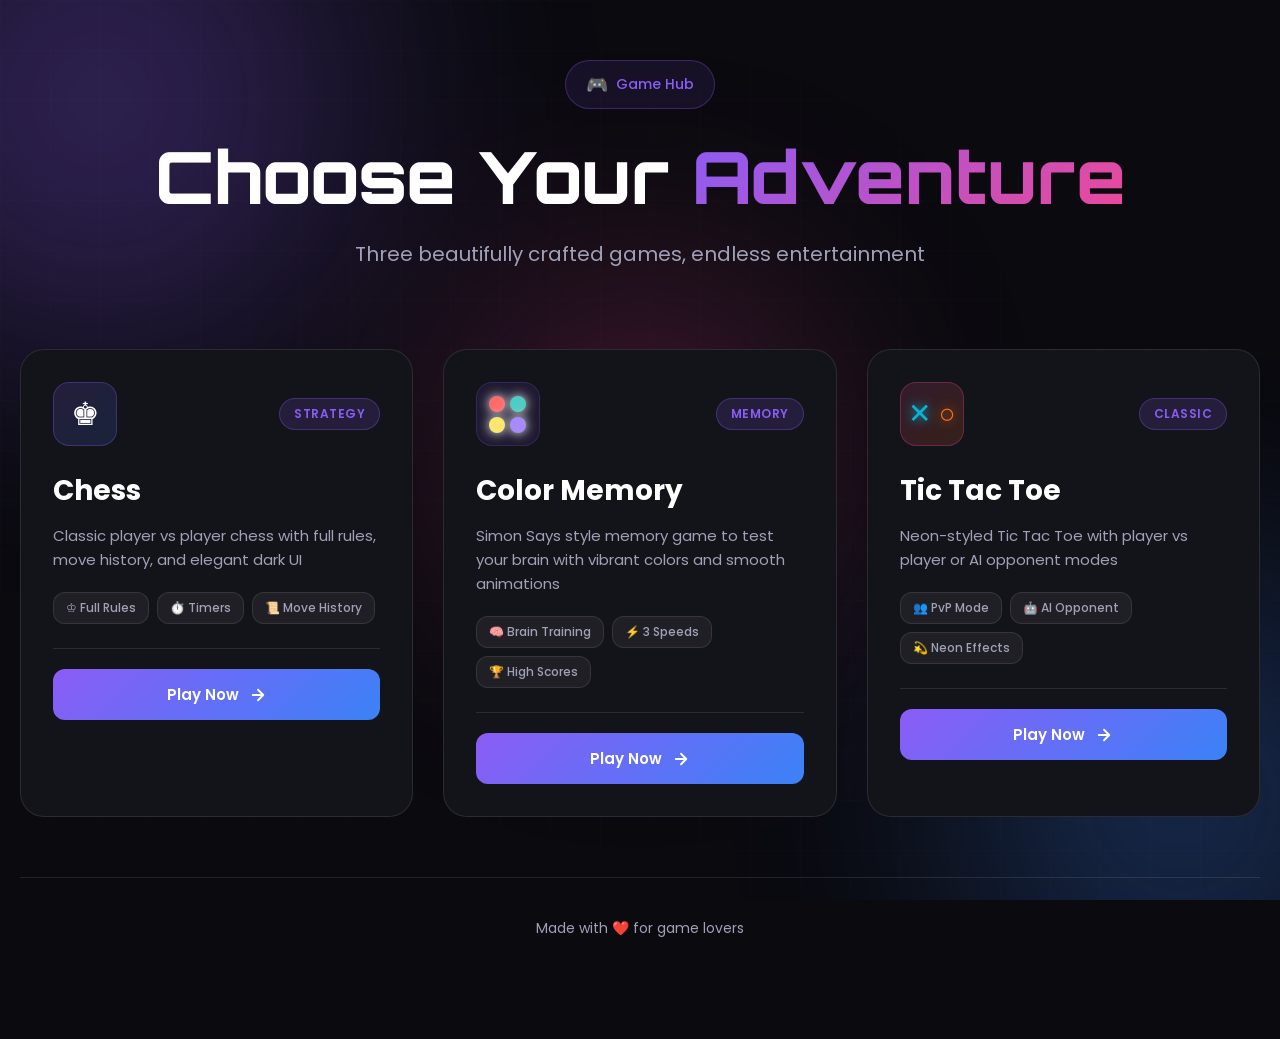
<file: index.html>
<!DOCTYPE html>
<html lang="en">
<head>
    <meta charset="UTF-8">
    <meta name="viewport" content="width=device-width, initial-scale=1.0">
    <title>Game Hub — Play Your Favorite Games</title>
    <meta name="description" content="A collection of beautifully crafted games - Chess, Color Memory, and Tic Tac Toe">
    <link rel="preconnect" href="https://fonts.googleapis.com">
    <link rel="preconnect" href="https://fonts.gstatic.com" crossorigin>
    <link href="https://fonts.googleapis.com/css2?family=Poppins:wght@300;400;500;600;700;800;900&family=Orbitron:wght@600;700;800&display=swap" rel="stylesheet">
    <link rel="stylesheet" href="styles.css">
</head>
<body>
    <div class="background-effects">
        <div class="gradient-orb orb-1"></div>
        <div class="gradient-orb orb-2"></div>
        <div class="gradient-orb orb-3"></div>
        <div class="grid-overlay"></div>
    </div>

    <div class="container">
        <header class="hero">
            <div class="hero-badge">
                <span class="badge-icon">🎮</span>
                <span class="badge-text">Game Hub</span>
            </div>
            <h1 class="hero-title">
                Choose Your <span class="gradient-text">Adventure</span>
            </h1>
            <p class="hero-subtitle">
                Three beautifully crafted games, endless entertainment
            </p>
        </header>

        <main class="games-grid">
            <!-- Chess Card -->
            <div class="game-card chess-card" onclick="playGame('chess')">
                <div class="card-glow"></div>
                <div class="card-header">
                    <div class="game-icon chess-icon">♚</div>
                    <div class="game-badge">Strategy</div>
                </div>
                <div class="card-content">
                    <h2 class="game-title">Chess</h2>
                    <p class="game-description">
                        Classic player vs player chess with full rules, move history, and elegant dark UI
                    </p>
                    <div class="game-features">
                        <span class="feature-tag">♔ Full Rules</span>
                        <span class="feature-tag">⏱️ Timers</span>
                        <span class="feature-tag">📜 Move History</span>
                    </div>
                </div>
                <div class="card-footer">
                    <button class="play-btn">
                        <span>Play Now</span>
                        <svg width="18" height="18" viewBox="0 0 24 24" fill="none" stroke="currentColor" stroke-width="2.5" stroke-linecap="round" stroke-linejoin="round">
                            <path d="M5 12h14M12 5l7 7-7 7"/>
                        </svg>
                    </button>
                </div>
            </div>

            <!-- Color Memory Card -->
            <div class="game-card memory-card" onclick="playGame('colormem')">
                <div class="card-glow"></div>
                <div class="card-header">
                    <div class="game-icon memory-icon">
                        <span class="color-dot" style="background: #FF6B6B;"></span>
                        <span class="color-dot" style="background: #4ECDC4;"></span>
                        <span class="color-dot" style="background: #FFE66D;"></span>
                        <span class="color-dot" style="background: #A78BFA;"></span>
                    </div>
                    <div class="game-badge">Memory</div>
                </div>
                <div class="card-content">
                    <h2 class="game-title">Color Memory</h2>
                    <p class="game-description">
                        Simon Says style memory game to test your brain with vibrant colors and smooth animations
                    </p>
                    <div class="game-features">
                        <span class="feature-tag">🧠 Brain Training</span>
                        <span class="feature-tag">⚡ 3 Speeds</span>
                        <span class="feature-tag">🏆 High Scores</span>
                    </div>
                </div>
                <div class="card-footer">
                    <button class="play-btn">
                        <span>Play Now</span>
                        <svg width="18" height="18" viewBox="0 0 24 24" fill="none" stroke="currentColor" stroke-width="2.5" stroke-linecap="round" stroke-linejoin="round">
                            <path d="M5 12h14M12 5l7 7-7 7"/>
                        </svg>
                    </button>
                </div>
            </div>

            <!-- Tic Tac Toe Card -->
            <div class="game-card tictactoe-card" onclick="playGame('tictactoe')">
                <div class="card-glow"></div>
                <div class="card-header">
                    <div class="game-icon tictactoe-icon">
                        <span class="ttt-x">✕</span>
                        <span class="ttt-o">○</span>
                    </div>
                    <div class="game-badge">Classic</div>
                </div>
                <div class="card-content">
                    <h2 class="game-title">Tic Tac Toe</h2>
                    <p class="game-description">
                        Neon-styled Tic Tac Toe with player vs player or AI opponent modes
                    </p>
                    <div class="game-features">
                        <span class="feature-tag">👥 PvP Mode</span>
                        <span class="feature-tag">🤖 AI Opponent</span>
                        <span class="feature-tag">💫 Neon Effects</span>
                    </div>
                </div>
                <div class="card-footer">
                    <button class="play-btn">
                        <span>Play Now</span>
                        <svg width="18" height="18" viewBox="0 0 24 24" fill="none" stroke="currentColor" stroke-width="2.5" stroke-linecap="round" stroke-linejoin="round">
                            <path d="M5 12h14M12 5l7 7-7 7"/>
                        </svg>
                    </button>
                </div>
            </div>
        </main>

        <footer class="footer">
            <p class="footer-text">
                Made with <span class="heart">❤️</span> for game lovers
            </p>
        </footer>
    </div>

    <script src="script.js"></script>
</body>
</html>
</file>
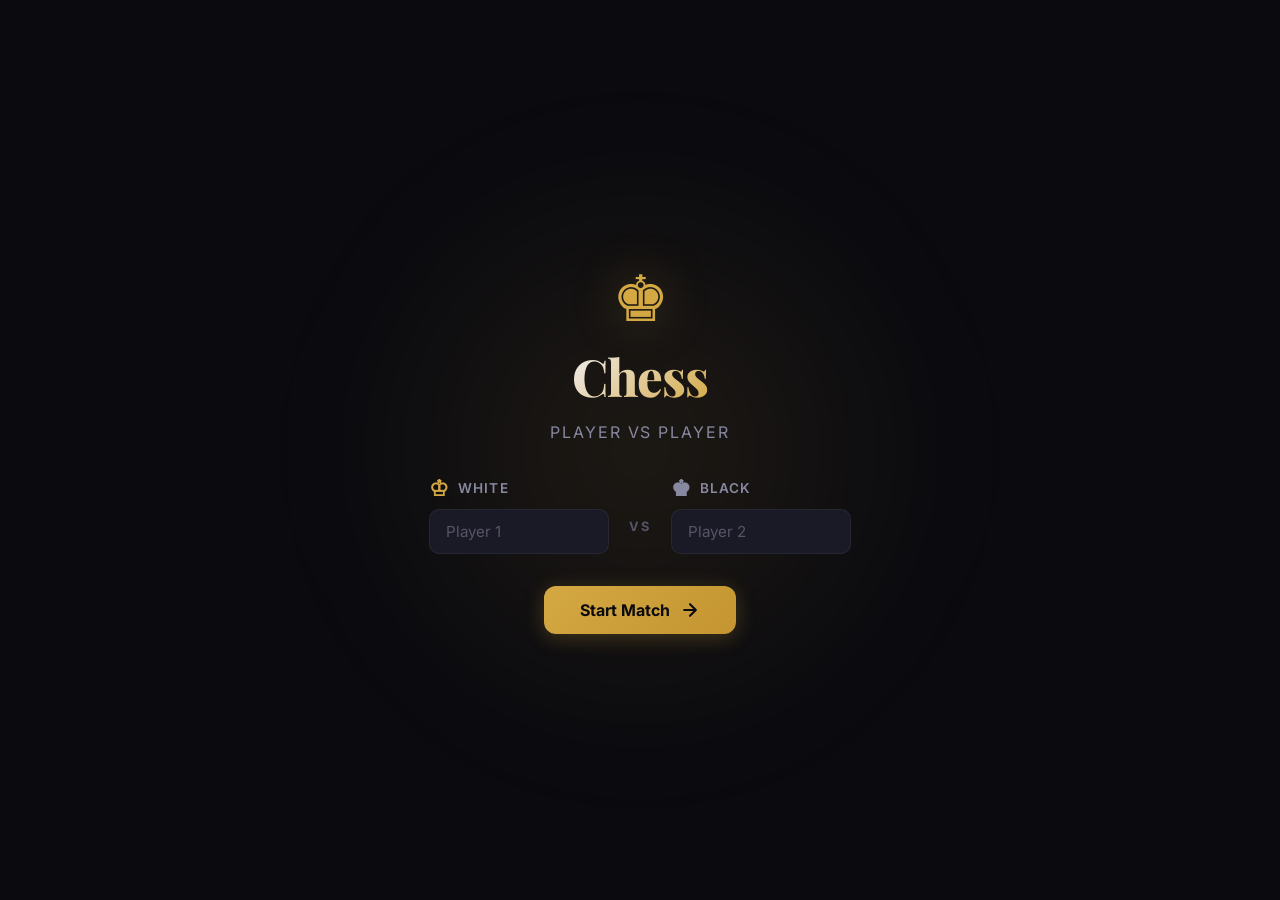
<file: chess/chess.html>
<!DOCTYPE html>
<html lang="en">
<head>
    <meta charset="UTF-8">
    <meta name="viewport" content="width=device-width, initial-scale=1.0">
    <title>Chess — Player vs Player</title>
    <meta name="description" content="A beautifully crafted player vs player chess game with full rules, animations, and a premium dark UI.">
    <link rel="preconnect" href="https://fonts.googleapis.com">
    <link rel="preconnect" href="https://fonts.gstatic.com" crossorigin>
    <link href="https://fonts.googleapis.com/css2?family=Inter:wght@300;400;500;600;700;800&family=Playfair+Display:wght@700;800&display=swap" rel="stylesheet">
    <link rel="stylesheet" href="chess.css">
</head>
<body>
    <!-- Landing / Start Screen -->
    <div id="start-screen" class="screen active">
        <div class="start-bg-glow"></div>
        <div class="start-content">
            <div class="logo-icon">♚</div>
            <h1 class="start-title">Chess</h1>
            <p class="start-subtitle">Player vs Player</p>
            <div class="player-inputs">
                <div class="player-input-group">
                    <label for="player1-name">
                        <span class="piece-label">♔</span> White
                    </label>
                    <input type="text" id="player1-name" placeholder="Player 1" maxlength="16" autocomplete="off">
                </div>
                <div class="vs-divider">VS</div>
                <div class="player-input-group">
                    <label for="player2-name">
                        <span class="piece-label dark-piece">♚</span> Black
                    </label>
                    <input type="text" id="player2-name" placeholder="Player 2" maxlength="16" autocomplete="off">
                </div>
            </div>
            <button id="start-btn" class="btn-primary" onclick="startGame()">
                <span>Start Match</span>
                <svg width="20" height="20" viewBox="0 0 24 24" fill="none" stroke="currentColor" stroke-width="2.5" stroke-linecap="round" stroke-linejoin="round"><path d="M5 12h14M12 5l7 7-7 7"/></svg>
            </button>
        </div>
    </div>

    <!-- Game Screen -->
    <div id="game-screen" class="screen">
        <header class="game-header">
            <div class="header-left">
                <button id="back-btn" class="icon-btn" onclick="goBack()" title="Back to menu">
                    <svg width="20" height="20" viewBox="0 0 24 24" fill="none" stroke="currentColor" stroke-width="2.5" stroke-linecap="round" stroke-linejoin="round"><path d="M19 12H5M12 19l-7-7 7-7"/></svg>
                </button>
                <h2 class="header-title">Chess</h2>
            </div>
            <div class="header-right">
                <button id="takeback-btn" class="icon-btn" onclick="takeBack()" title="Take back move">
                    <svg width="18" height="18" viewBox="0 0 24 24" fill="none" stroke="currentColor" stroke-width="2.5" stroke-linecap="round" stroke-linejoin="round"><polyline points="1 4 1 10 7 10"/><path d="M3.51 15a9 9 0 1 0 2.13-9.36L1 10"/></svg>
                </button>
                <button id="flip-btn" class="icon-btn" onclick="flipBoard()" title="Flip board">
                    <svg width="18" height="18" viewBox="0 0 24 24" fill="none" stroke="currentColor" stroke-width="2.5" stroke-linecap="round" stroke-linejoin="round"><polyline points="17 1 21 5 17 9"/><path d="M3 11V9a4 4 0 0 1 4-4h14"/><polyline points="7 23 3 19 7 15"/><path d="M21 13v2a4 4 0 0 1-4 4H3"/></svg>
                </button>
                <button id="resign-btn" class="icon-btn icon-btn-danger" onclick="resignGame()" title="Resign">
                    <svg width="18" height="18" viewBox="0 0 24 24" fill="none" stroke="currentColor" stroke-width="2.5" stroke-linecap="round" stroke-linejoin="round"><path d="M4 15s1-1 4-1 5 2 8 2 4-1 4-1V3s-1 1-4 1-5-2-8-2-4 1-4 1z"/><line x1="4" y1="22" x2="4" y2="15"/></svg>
                </button>
            </div>
        </header>

        <main class="game-layout">
            <!-- Player 2 (Black — top) -->
            <div class="player-bar player-bar-top" id="player-bar-black">
                <div class="player-info">
                    <div class="player-avatar dark-avatar">♚</div>
                    <div class="player-details">
                        <span class="player-name" id="display-p2">Player 2</span>
                        <div class="captured-pieces" id="captured-by-black"></div>
                    </div>
                </div>
                <div class="player-timer" id="timer-black">
                    <span class="timer-value" id="timer-black-value">10:00</span>
                </div>
            </div>

            <!-- Chessboard -->
            <div class="board-wrapper">
                <div class="board-coordinates board-coords-files" id="coords-files"></div>
                <div class="board-coordinates board-coords-ranks" id="coords-ranks"></div>
                <div class="chessboard" id="chessboard"></div>
            </div>

            <!-- Player 1 (White — bottom) -->
            <div class="player-bar player-bar-bottom" id="player-bar-white">
                <div class="player-info">
                    <div class="player-avatar light-avatar">♔</div>
                    <div class="player-details">
                        <span class="player-name" id="display-p1">Player 1</span>
                        <div class="captured-pieces" id="captured-by-white"></div>
                    </div>
                </div>
                <div class="player-timer" id="timer-white">
                    <span class="timer-value" id="timer-white-value">10:00</span>
                </div>
            </div>
        </main>

        <!-- Move History Sidebar -->
        <aside class="move-history-panel" id="move-history-panel">
            <div class="panel-header">
                <h3>Moves</h3>
                <span class="move-count" id="move-count">0</span>
            </div>
            <div class="move-list" id="move-list"></div>
        </aside>

        <!-- Status Bar -->
        <div class="game-status-bar" id="game-status-bar">
            <span id="status-text">White to move</span>
        </div>
    </div>

    <!-- Promotion Modal -->
    <div class="modal-overlay" id="promotion-modal">
        <div class="modal-content promotion-modal-content">
            <h3>Promote Pawn</h3>
            <div class="promotion-choices" id="promotion-choices"></div>
        </div>
    </div>

    <!-- Game Over Modal -->
    <div class="modal-overlay" id="gameover-modal">
        <div class="modal-content gameover-modal-content">
            <div class="gameover-icon" id="gameover-icon">♔</div>
            <h2 id="gameover-title">Checkmate!</h2>
            <p id="gameover-subtitle">White wins</p>
            <div class="gameover-actions">
                <button class="btn-primary" onclick="resetGame()">
                    <span>Play Again</span>
                </button>
                <button class="btn-secondary" onclick="goBack()">
                    <span>Main Menu</span>
                </button>
            </div>
        </div>
    </div>

    <script src="chess.js"></script>
</body>
</html>
</file>
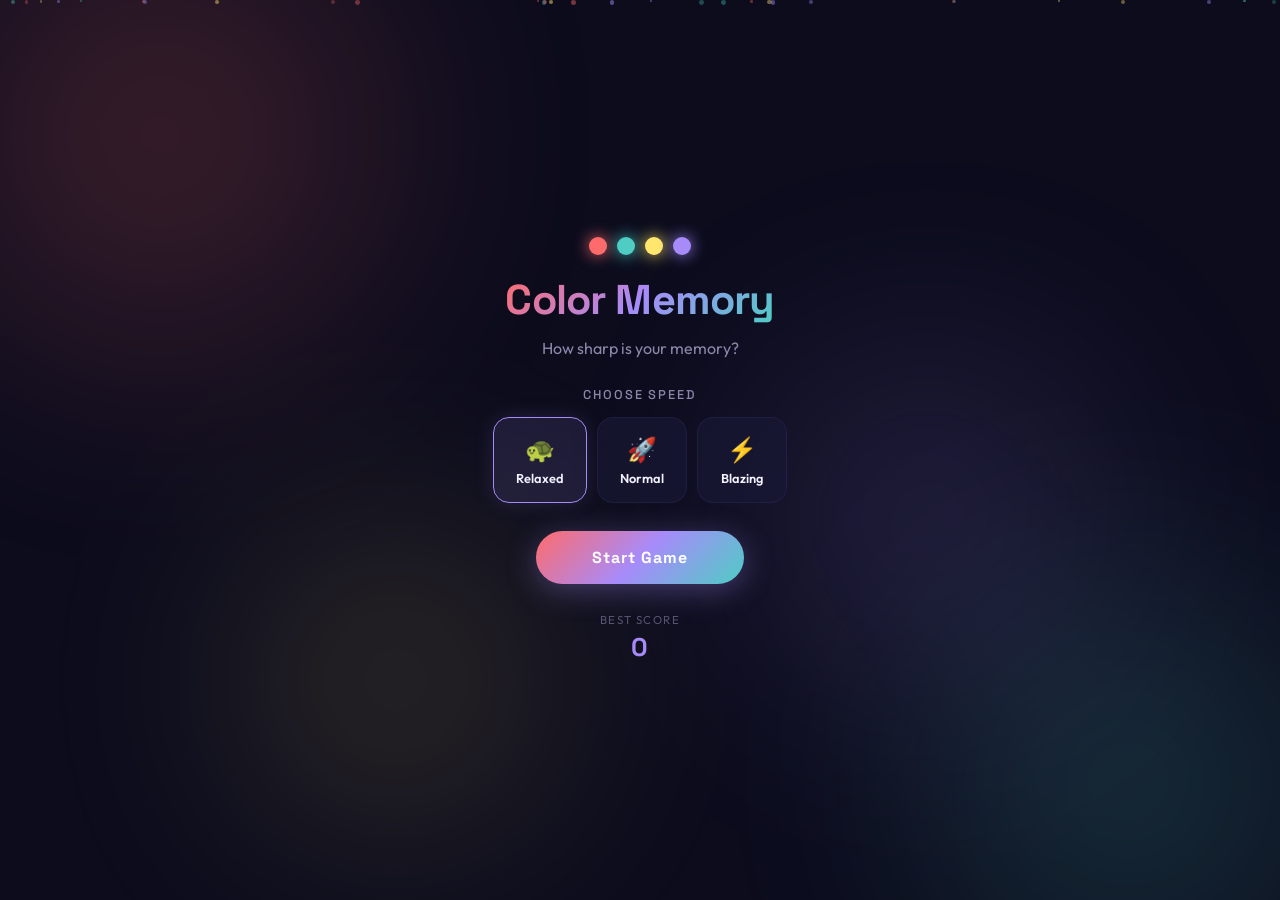
<file: colormem/colormemory.html>
<!DOCTYPE html>
<html lang="en">
<head>
    <meta charset="UTF-8">
    <meta name="viewport" content="width=device-width, initial-scale=1.0">
    <title>Color Memory — Test Your Brain</title>
    <meta name="description" content="A beautiful Simon Says style color memory game to test and improve your memory skills.">
    <link href="https://fonts.googleapis.com/css2?family=Outfit:wght@300;400;500;600;700;800&family=Space+Grotesk:wght@400;500;600;700&display=swap" rel="stylesheet">
    <link rel="stylesheet" href="colormemory.css">
</head>
<body>
    <!-- Animated Background -->
    <div class="bg-canvas">
        <div class="bg-blob bg-blob-1"></div>
        <div class="bg-blob bg-blob-2"></div>
        <div class="bg-blob bg-blob-3"></div>
        <div class="bg-blob bg-blob-4"></div>
        <div class="particle-field" id="particle-field"></div>
    </div>

    <div class="app" id="app">

        <!-- ===== START SCREEN ===== -->
        <div class="screen start-screen active" id="start-screen">
            <div class="logo">
                <div class="logo-circles">
                    <span class="logo-dot" style="--c: #FF6B6B;"></span>
                    <span class="logo-dot" style="--c: #4ECDC4;"></span>
                    <span class="logo-dot" style="--c: #FFE66D;"></span>
                    <span class="logo-dot" style="--c: #A78BFA;"></span>
                </div>
                <h1 class="logo-title">Color Memory</h1>
                <p class="logo-sub">How sharp is your memory?</p>
            </div>

            <div class="mode-picker">
                <h2 class="picker-label">Choose Speed</h2>
                <div class="speed-options">
                    <button class="speed-btn selected" data-speed="slow" id="speed-slow" onclick="setSpeed('slow')">
                        <span class="speed-icon">🐢</span>
                        <span class="speed-name">Relaxed</span>
                    </button>
                    <button class="speed-btn" data-speed="normal" id="speed-normal" onclick="setSpeed('normal')">
                        <span class="speed-icon">🚀</span>
                        <span class="speed-name">Normal</span>
                    </button>
                    <button class="speed-btn" data-speed="fast" id="speed-fast" onclick="setSpeed('fast')">
                        <span class="speed-icon">⚡</span>
                        <span class="speed-name">Blazing</span>
                    </button>
                </div>
            </div>

            <button class="start-btn" id="start-btn" onclick="startGame()">
                <span class="start-btn-text">Start Game</span>
                <span class="start-btn-glow"></span>
            </button>

            <div class="best-score-display" id="best-score-start">
                <span class="best-label">Best Score</span>
                <span class="best-value" id="best-score-value">0</span>
            </div>
        </div>

        <!-- ===== GAME SCREEN ===== -->
        <div class="screen game-screen" id="game-screen">
            <!-- Top Bar -->
            <div class="top-bar">
                <div class="stat-pill level-pill">
                    <span class="stat-label">Level</span>
                    <span class="stat-value" id="level-display">1</span>
                </div>
                <div class="stat-pill score-pill">
                    <span class="stat-label">Score</span>
                    <span class="stat-value" id="score-display">0</span>
                </div>
                <div class="stat-pill best-pill">
                    <span class="stat-label">Best</span>
                    <span class="stat-value" id="best-display">0</span>
                </div>
            </div>

            <!-- Status Message -->
            <div class="status-bar" id="status-bar">
                <span class="status-text" id="status-text">Watch closely...</span>
                <div class="status-progress" id="status-progress"></div>
            </div>

            <!-- Color Pads -->
            <div class="pads-container" id="pads-container">
                <div class="pad" id="pad-0" data-index="0" onclick="padClick(0)">
                    <div class="pad-glow"></div>
                    <div class="pad-inner"></div>
                </div>
                <div class="pad" id="pad-1" data-index="1" onclick="padClick(1)">
                    <div class="pad-glow"></div>
                    <div class="pad-inner"></div>
                </div>
                <div class="pad" id="pad-2" data-index="2" onclick="padClick(2)">
                    <div class="pad-glow"></div>
                    <div class="pad-inner"></div>
                </div>
                <div class="pad" id="pad-3" data-index="3" onclick="padClick(3)">
                    <div class="pad-glow"></div>
                    <div class="pad-inner"></div>
                </div>
            </div>

            <!-- Center Display -->
            <div class="center-display" id="center-display">
                <div class="sequence-dots" id="sequence-dots"></div>
            </div>

            <!-- Game Controls -->
            <div class="game-bottom-bar">
                <button class="icon-btn" id="quit-btn" onclick="quitGame()" title="Quit">
                    <svg width="20" height="20" viewBox="0 0 24 24" fill="none" stroke="currentColor" stroke-width="2"><path d="M18 6L6 18M6 6l12 12"/></svg>
                </button>
            </div>
        </div>

        <!-- ===== GAME OVER SCREEN ===== -->
        <div class="screen gameover-screen" id="gameover-screen">
            <div class="gameover-card" id="gameover-card">
                <div class="gameover-emoji" id="gameover-emoji">🧠</div>
                <h2 class="gameover-title" id="gameover-title">Game Over</h2>
                <div class="gameover-stats">
                    <div class="go-stat">
                        <span class="go-stat-label">Score</span>
                        <span class="go-stat-value" id="final-score">0</span>
                    </div>
                    <div class="go-stat-divider"></div>
                    <div class="go-stat">
                        <span class="go-stat-label">Level</span>
                        <span class="go-stat-value" id="final-level">1</span>
                    </div>
                    <div class="go-stat-divider"></div>
                    <div class="go-stat">
                        <span class="go-stat-label">Best</span>
                        <span class="go-stat-value" id="final-best">0</span>
                    </div>
                </div>
                <div class="go-message" id="go-message">Nice try! Keep practicing.</div>
                <div class="newrecord-badge hidden" id="newrecord-badge">🏆 New Record!</div>
                <div class="gameover-buttons">
                    <button class="go-btn primary-go-btn" onclick="startGame()">
                        <span>Play Again</span>
                    </button>
                    <button class="go-btn secondary-go-btn" onclick="goHome()">
                        <span>Home</span>
                    </button>
                </div>
            </div>
        </div>
    </div>

    <script src="colormemory.js"></script>
</body>
</html>
</file>
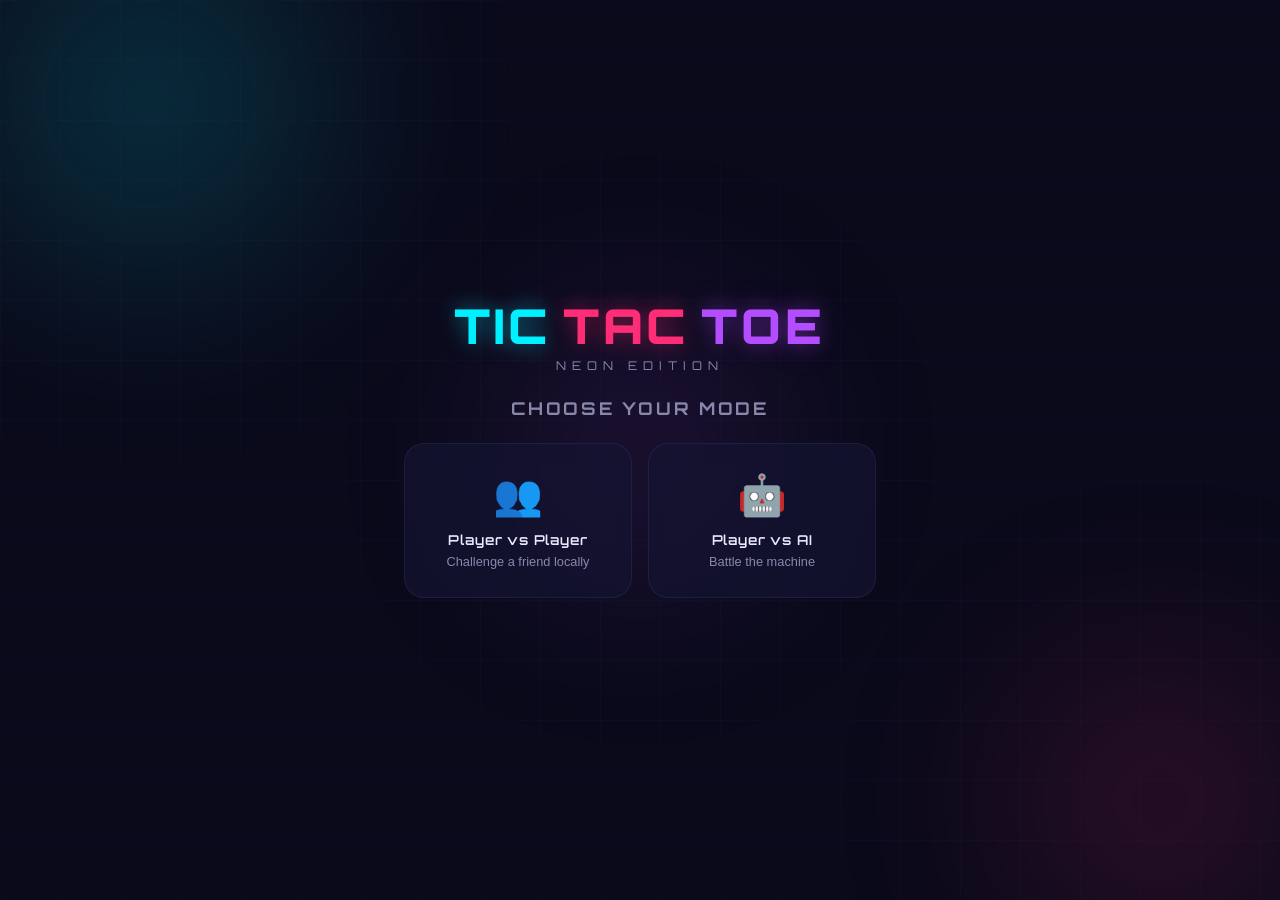
<file: tictactoe/tictactoe.html>
<!DOCTYPE html>
<html lang="en">
<head>
    <meta charset="UTF-8">
    <meta name="viewport" content="width=device-width, initial-scale=1.0">
    <title>Tic Tac Toe — Neon Edition</title>
    <meta name="description" content="Play a beautifully designed Tic Tac Toe game with neon visuals, smooth animations, and an AI opponent.">
    <link href="https://fonts.googleapis.com/css2?family=Orbitron:wght@400;600;700;900&family=Inter:wght@400;500;600&display=swap" rel="stylesheet">
    <link rel="stylesheet" href="tictactoe.css">
</head>
<body>
    <div class="bg-effects">
        <div class="bg-orb bg-orb-1"></div>
        <div class="bg-orb bg-orb-2"></div>
        <div class="bg-orb bg-orb-3"></div>
        <div class="grid-lines"></div>
    </div>

    <div class="game-container" id="game-container">
        <!-- Header -->
        <header class="game-header">
            <h1 class="game-title">
                <span class="title-tic">TIC</span>
                <span class="title-tac">TAC</span>
                <span class="title-toe">TOE</span>
            </h1>
            <p class="game-subtitle">NEON EDITION</p>
        </header>

        <!-- Mode Selection Screen -->
        <div class="screen mode-screen active" id="mode-screen">
            <h2 class="screen-title">Choose Your Mode</h2>
            <div class="mode-buttons">
                <button class="mode-btn" id="btn-pvp" onclick="selectMode('pvp')">
                    <div class="mode-icon">👥</div>
                    <div class="mode-label">Player vs Player</div>
                    <div class="mode-desc">Challenge a friend locally</div>
                </button>
                <button class="mode-btn" id="btn-ai" onclick="selectMode('ai')">
                    <div class="mode-icon">🤖</div>
                    <div class="mode-label">Player vs AI</div>
                    <div class="mode-desc">Battle the machine</div>
                </button>
            </div>
            <div class="difficulty-selector hidden" id="difficulty-selector">
                <h3 class="diff-title">Select Difficulty</h3>
                <div class="diff-buttons">
                    <button class="diff-btn" id="btn-easy" onclick="selectDifficulty('easy')">
                        <span class="diff-emoji">😊</span> Easy
                    </button>
                    <button class="diff-btn" id="btn-medium" onclick="selectDifficulty('medium')">
                        <span class="diff-emoji">😏</span> Medium
                    </button>
                    <button class="diff-btn" id="btn-hard" onclick="selectDifficulty('hard')">
                        <span class="diff-emoji">😈</span> Hard
                    </button>
                </div>
            </div>
        </div>

        <!-- Game Screen -->
        <div class="screen game-screen" id="game-screen">
            <!-- Scoreboard -->
            <div class="scoreboard" id="scoreboard">
                <div class="score-card player-x" id="score-x-card">
                    <div class="score-symbol x-symbol">✕</div>
                    <div class="score-info">
                        <div class="score-name" id="player-x-name">Player X</div>
                        <div class="score-value" id="score-x">0</div>
                    </div>
                </div>
                <div class="score-card score-draw">
                    <div class="score-symbol draw-symbol">—</div>
                    <div class="score-info">
                        <div class="score-name">Draws</div>
                        <div class="score-value" id="score-draw">0</div>
                    </div>
                </div>
                <div class="score-card player-o" id="score-o-card">
                    <div class="score-symbol o-symbol">○</div>
                    <div class="score-info">
                        <div class="score-name" id="player-o-name">Player O</div>
                        <div class="score-value" id="score-o">0</div>
                    </div>
                </div>
            </div>

            <!-- Turn Indicator -->
            <div class="turn-indicator" id="turn-indicator">
                <span class="turn-symbol" id="turn-symbol">✕</span>
                <span class="turn-text" id="turn-text">'s Turn</span>
            </div>

            <!-- Game Board -->
            <div class="board-wrapper">
                <div class="board" id="board">
                    <div class="cell" data-index="0" onclick="handleCellClick(0)" id="cell-0"></div>
                    <div class="cell" data-index="1" onclick="handleCellClick(1)" id="cell-1"></div>
                    <div class="cell" data-index="2" onclick="handleCellClick(2)" id="cell-2"></div>
                    <div class="cell" data-index="3" onclick="handleCellClick(3)" id="cell-3"></div>
                    <div class="cell" data-index="4" onclick="handleCellClick(4)" id="cell-4"></div>
                    <div class="cell" data-index="5" onclick="handleCellClick(5)" id="cell-5"></div>
                    <div class="cell" data-index="6" onclick="handleCellClick(6)" id="cell-6"></div>
                    <div class="cell" data-index="7" onclick="handleCellClick(7)" id="cell-7"></div>
                    <div class="cell" data-index="8" onclick="handleCellClick(8)" id="cell-8"></div>
                </div>
                <svg class="win-line-svg" id="win-line-svg" viewBox="0 0 100 100" preserveAspectRatio="none">
                    <line id="win-line" x1="0" y1="0" x2="0" y2="0" />
                </svg>
            </div>

            <!-- Controls -->
            <div class="game-controls">
                <button class="control-btn restart-btn" id="restart-btn" onclick="restartGame()">
                    <span class="btn-icon">↻</span> New Round
                </button>
                <button class="control-btn menu-btn" id="menu-btn" onclick="goToMenu()">
                    <span class="btn-icon">☰</span> Menu
                </button>
            </div>
        </div>

        <!-- Result Overlay -->
        <div class="result-overlay hidden" id="result-overlay">
            <div class="result-card" id="result-card">
                <div class="result-emoji" id="result-emoji">🎉</div>
                <h2 class="result-title" id="result-title">Player X Wins!</h2>
                <p class="result-subtitle" id="result-subtitle">Impressive move!</p>
                <div class="result-buttons">
                    <button class="result-btn primary-btn" id="play-again-btn" onclick="restartGame()">Play Again</button>
                    <button class="result-btn secondary-btn" id="back-menu-btn" onclick="goToMenu()">Menu</button>
                </div>
            </div>
        </div>
    </div>

    <script src="tictactoe.js"></script>
</body>
</html>
</file>
<file: styles.css>
* {
    margin: 0;
    padding: 0;
    box-sizing: border-box;
}

:root {
    --bg-dark: #0a0a0f;
    --bg-card: #13131a;
    --text-primary: #ffffff;
    --text-secondary: #a0a0b8;
    --accent-purple: #8b5cf6;
    --accent-blue: #3b82f6;
    --accent-pink: #ec4899;
    --accent-cyan: #06b6d4;
    --accent-orange: #f97316;
    --accent-green: #10b981;
    --border-color: rgba(255, 255, 255, 0.1);
    --shadow-glow: rgba(139, 92, 246, 0.3);
}

body {
    font-family: 'Poppins', sans-serif;
    background: var(--bg-dark);
    color: var(--text-primary);
    min-height: 100vh;
    overflow-x: hidden;
    position: relative;
}

.background-effects {
    position: fixed;
    top: 0;
    left: 0;
    width: 100%;
    height: 100%;
    pointer-events: none;
    z-index: 0;
    overflow: hidden;
}

.gradient-orb {
    position: absolute;
    border-radius: 50%;
    filter: blur(120px);
    opacity: 0.4;
    animation: float 20s ease-in-out infinite;
}

.orb-1 {
    width: 600px;
    height: 600px;
    background: radial-gradient(circle, var(--accent-purple), transparent);
    top: -200px;
    left: -200px;
    animation-delay: 0s;
}

.orb-2 {
    width: 500px;
    height: 500px;
    background: radial-gradient(circle, var(--accent-blue), transparent);
    bottom: -150px;
    right: -150px;
    animation-delay: 7s;
}

.orb-3 {
    width: 400px;
    height: 400px;
    background: radial-gradient(circle, var(--accent-pink), transparent);
    top: 50%;
    left: 50%;
    transform: translate(-50%, -50%);
    animation-delay: 14s;
}

@keyframes float {
    0%, 100% {
        transform: translate(0, 0) scale(1);
    }
    33% {
        transform: translate(50px, -50px) scale(1.1);
    }
    66% {
        transform: translate(-30px, 30px) scale(0.9);
    }
}

.grid-overlay {
    position: absolute;
    top: 0;
    left: 0;
    width: 100%;
    height: 100%;
    background-image: 
        linear-gradient(rgba(255, 255, 255, 0.02) 1px, transparent 1px),
        linear-gradient(90deg, rgba(255, 255, 255, 0.02) 1px, transparent 1px);
    background-size: 50px 50px;
    opacity: 0.5;
}

.container {
    position: relative;
    z-index: 1;
    max-width: 1400px;
    margin: 0 auto;
    padding: 60px 20px;
}

.hero {
    text-align: center;
    margin-bottom: 80px;
}

.hero-badge {
    display: inline-flex;
    align-items: center;
    gap: 8px;
    padding: 10px 20px;
    background: rgba(139, 92, 246, 0.1);
    border: 1px solid rgba(139, 92, 246, 0.3);
    border-radius: 50px;
    margin-bottom: 24px;
    font-size: 14px;
    font-weight: 500;
    color: var(--accent-purple);
    animation: fadeInDown 0.8s ease-out;
}

.badge-icon {
    font-size: 18px;
}

.hero-title {
    font-family: 'Orbitron', sans-serif;
    font-size: clamp(2.5rem, 6vw, 4.5rem);
    font-weight: 800;
    line-height: 1.2;
    margin-bottom: 20px;
    animation: fadeInUp 0.8s ease-out 0.2s both;
}

.gradient-text {
    background: linear-gradient(135deg, var(--accent-purple), var(--accent-pink), var(--accent-blue));
    -webkit-background-clip: text;
    -webkit-text-fill-color: transparent;
    background-clip: text;
    animation: gradientShift 3s ease infinite;
    background-size: 200% 200%;
}

@keyframes gradientShift {
    0%, 100% { background-position: 0% 50%; }
    50% { background-position: 100% 50%; }
}

.hero-subtitle {
    font-size: clamp(1rem, 2vw, 1.25rem);
    color: var(--text-secondary);
    font-weight: 400;
    animation: fadeInUp 0.8s ease-out 0.4s both;
}

.games-grid {
    display: grid;
    grid-template-columns: repeat(auto-fit, minmax(320px, 1fr));
    gap: 30px;
    margin-bottom: 60px;
}

.game-card {
    position: relative;
    background: var(--bg-card);
    border: 1px solid var(--border-color);
    border-radius: 24px;
    padding: 32px;
    cursor: pointer;
    transition: all 0.4s cubic-bezier(0.4, 0, 0.2, 1);
    overflow: hidden;
    animation: fadeInUp 0.6s ease-out both;
}

.game-card:nth-child(1) { animation-delay: 0.5s; }
.game-card:nth-child(2) { animation-delay: 0.7s; }
.game-card:nth-child(3) { animation-delay: 0.9s; }

.game-card::before {
    content: '';
    position: absolute;
    top: 0;
    left: 0;
    right: 0;
    height: 4px;
    background: linear-gradient(90deg, transparent, var(--accent-purple), transparent);
    opacity: 0;
    transition: opacity 0.4s;
}

.game-card:hover::before {
    opacity: 1;
}

.game-card:hover {
    transform: translateY(-8px);
    border-color: rgba(139, 92, 246, 0.4);
    box-shadow: 
        0 20px 40px rgba(0, 0, 0, 0.4),
        0 0 40px var(--shadow-glow);
}

.card-glow {
    position: absolute;
    top: 50%;
    left: 50%;
    width: 200%;
    height: 200%;
    background: radial-gradient(circle, var(--accent-purple), transparent 70%);
    opacity: 0;
    transform: translate(-50%, -50%);
    transition: opacity 0.4s;
    pointer-events: none;
}

.game-card:hover .card-glow {
    opacity: 0.1;
}

.card-header {
    display: flex;
    align-items: center;
    justify-content: space-between;
    margin-bottom: 24px;
}

.game-icon {
    width: 64px;
    height: 64px;
    display: flex;
    align-items: center;
    justify-content: center;
    border-radius: 16px;
    font-size: 32px;
    background: rgba(139, 92, 246, 0.1);
    border: 1px solid rgba(139, 92, 246, 0.2);
    transition: all 0.4s;
}

.game-card:hover .game-icon {
    transform: scale(1.1) rotate(5deg);
    box-shadow: 0 8px 24px rgba(139, 92, 246, 0.3);
}

.chess-icon {
    background: linear-gradient(135deg, rgba(139, 92, 246, 0.15), rgba(59, 130, 246, 0.15));
    border-color: rgba(139, 92, 246, 0.3);
}

.memory-icon {
    display: grid;
    grid-template-columns: 1fr 1fr;
    gap: 4px;
    padding: 12px;
}

.color-dot {
    width: 16px;
    height: 16px;
    border-radius: 50%;
    box-shadow: 0 0 12px currentColor;
}

.tictactoe-icon {
    display: flex;
    gap: 8px;
    font-size: 28px;
    background: linear-gradient(135deg, rgba(236, 72, 153, 0.15), rgba(249, 115, 22, 0.15));
    border-color: rgba(236, 72, 153, 0.3);
}

.ttt-x {
    color: #06b6d4;
    text-shadow: 0 0 12px #06b6d4;
}

.ttt-o {
    color: #f97316;
    text-shadow: 0 0 12px #f97316;
}

.game-badge {
    padding: 6px 14px;
    background: rgba(139, 92, 246, 0.15);
    border: 1px solid rgba(139, 92, 246, 0.3);
    border-radius: 20px;
    font-size: 12px;
    font-weight: 600;
    text-transform: uppercase;
    letter-spacing: 0.5px;
    color: var(--accent-purple);
}

.card-content {
    margin-bottom: 24px;
}

.game-title {
    font-size: 28px;
    font-weight: 700;
    margin-bottom: 12px;
    color: var(--text-primary);
}

.game-description {
    font-size: 15px;
    line-height: 1.6;
    color: var(--text-secondary);
    margin-bottom: 20px;
}

.game-features {
    display: flex;
    flex-wrap: wrap;
    gap: 8px;
}

.feature-tag {
    padding: 6px 12px;
    background: rgba(255, 255, 255, 0.05);
    border: 1px solid rgba(255, 255, 255, 0.1);
    border-radius: 12px;
    font-size: 12px;
    font-weight: 500;
    color: var(--text-secondary);
    transition: all 0.3s;
}

.game-card:hover .feature-tag {
    background: rgba(139, 92, 246, 0.1);
    border-color: rgba(139, 92, 246, 0.3);
    color: var(--accent-purple);
}

.card-footer {
    padding-top: 20px;
    border-top: 1px solid var(--border-color);
}

.play-btn {
    width: 100%;
    display: flex;
    align-items: center;
    justify-content: center;
    gap: 10px;
    padding: 14px 28px;
    background: linear-gradient(135deg, var(--accent-purple), var(--accent-blue));
    border: none;
    border-radius: 12px;
    font-family: 'Poppins', sans-serif;
    font-size: 15px;
    font-weight: 600;
    color: white;
    cursor: pointer;
    transition: all 0.3s cubic-bezier(0.4, 0, 0.2, 1);
    position: relative;
    overflow: hidden;
}

.play-btn::before {
    content: '';
    position: absolute;
    top: 0;
    left: -100%;
    width: 100%;
    height: 100%;
    background: linear-gradient(90deg, transparent, rgba(255, 255, 255, 0.2), transparent);
    transition: left 0.5s;
}

.play-btn:hover::before {
    left: 100%;
}

.play-btn:hover {
    transform: scale(1.02);
    box-shadow: 0 8px 24px rgba(139, 92, 246, 0.4);
}

.play-btn:active {
    transform: scale(0.98);
}

.footer {
    text-align: center;
    padding: 40px 20px;
    border-top: 1px solid var(--border-color);
}

.footer-text {
    font-size: 14px;
    color: var(--text-secondary);
}

.heart {
    color: var(--accent-pink);
    animation: heartbeat 1.5s ease-in-out infinite;
}

@keyframes heartbeat {
    0%, 100% { transform: scale(1); }
    10%, 30% { transform: scale(1.1); }
    20%, 40% { transform: scale(1); }
}

@keyframes fadeInDown {
    from {
        opacity: 0;
        transform: translateY(-20px);
    }
    to {
        opacity: 1;
        transform: translateY(0);
    }
}

@keyframes fadeInUp {
    from {
        opacity: 0;
        transform: translateY(20px);
    }
    to {
        opacity: 1;
        transform: translateY(0);
    }
}

@media (max-width: 768px) {
    .container {
        padding: 40px 16px;
    }

    .hero {
        margin-bottom: 50px;
    }

    .games-grid {
        grid-template-columns: 1fr;
        gap: 20px;
    }

    .game-card {
        padding: 24px;
    }

    .game-title {
        font-size: 24px;
    }
}

@media (prefers-reduced-motion: reduce) {
    *,
    *::before,
    *::after {
        animation-duration: 0.01ms !important;
        animation-iteration-count: 1 !important;
        transition-duration: 0.01ms !important;
    }
}
</file>
<file: chess/chess.css>
/* ===================================================
   Chess Game — Premium Dark UI
   =================================================== */

:root {
    /* Colors */
    --bg-deep: #0a0a0f;
    --bg-surface: #12121a;
    --bg-card: #1a1a26;
    --bg-hover: #22222f;
    --border: rgba(255, 255, 255, 0.06);
    --border-active: rgba(255, 255, 255, 0.12);

    --text-primary: #f0f0f5;
    --text-secondary: #8888a0;
    --text-muted: #555568;

    --accent-gold: #d4a843;
    --accent-gold-glow: rgba(212, 168, 67, 0.25);
    --accent-emerald: #3ecf8e;
    --accent-rose: #e5534b;
    --accent-blue: #58a6ff;

    /* Board */
    --board-light: #e8dcc8;
    --board-dark: #7b6f5d;
    --board-selected: rgba(212, 168, 67, 0.55);
    --board-move-dot: rgba(0, 0, 0, 0.22);
    --board-capture-ring: rgba(0, 0, 0, 0.22);
    --board-last-move: rgba(212, 168, 67, 0.28);
    --board-check: rgba(229, 83, 75, 0.55);

    /* Sizing */
    --sq-size: min(10.5vw, 72px);
    --board-radius: 6px;

    /* Typography */
    --font-body: 'Inter', -apple-system, BlinkMacSystemFont, sans-serif;
    --font-display: 'Playfair Display', serif;

    /* Transitions */
    --ease-out: cubic-bezier(0.22, 1, 0.36, 1);
    --ease-spring: cubic-bezier(0.34, 1.56, 0.64, 1);
}

/* Reset */
*, *::before, *::after {
    margin: 0;
    padding: 0;
    box-sizing: border-box;
}

html {
    font-size: 16px;
    -webkit-font-smoothing: antialiased;
    -moz-osx-font-smoothing: grayscale;
}

body {
    font-family: var(--font-body);
    background: var(--bg-deep);
    color: var(--text-primary);
    min-height: 100vh;
    overflow-x: hidden;
    user-select: none;
}

/* ---- Screens ---- */
.screen {
    display: none;
    min-height: 100vh;
}
.screen.active {
    display: flex;
}

/* =========================
   START SCREEN
   ========================= */
#start-screen {
    flex-direction: column;
    align-items: center;
    justify-content: center;
    position: relative;
    overflow: hidden;
}

.start-bg-glow {
    position: absolute;
    width: 600px;
    height: 600px;
    border-radius: 50%;
    background: radial-gradient(circle, var(--accent-gold-glow), transparent 70%);
    top: 50%;
    left: 50%;
    transform: translate(-50%, -50%);
    filter: blur(80px);
    opacity: 0.5;
    pointer-events: none;
    animation: pulseGlow 5s ease-in-out infinite;
}

@keyframes pulseGlow {
    0%, 100% { opacity: 0.35; transform: translate(-50%, -50%) scale(1); }
    50% { opacity: 0.55; transform: translate(-50%, -50%) scale(1.12); }
}

.start-content {
    position: relative;
    z-index: 2;
    display: flex;
    flex-direction: column;
    align-items: center;
    gap: 12px;
    padding: 40px;
    animation: fadeUp 0.8s var(--ease-out) both;
}

@keyframes fadeUp {
    from { opacity: 0; transform: translateY(30px); }
    to { opacity: 1; transform: translateY(0); }
}

.logo-icon {
    font-size: 64px;
    line-height: 1;
    color: var(--accent-gold);
    filter: drop-shadow(0 0 24px var(--accent-gold-glow));
    animation: float 4s ease-in-out infinite;
}

@keyframes float {
    0%, 100% { transform: translateY(0); }
    50% { transform: translateY(-8px); }
}

.start-title {
    font-family: var(--font-display);
    font-size: 3.2rem;
    font-weight: 800;
    letter-spacing: -0.02em;
    background: linear-gradient(135deg, var(--text-primary), var(--accent-gold));
    -webkit-background-clip: text;
    -webkit-text-fill-color: transparent;
    background-clip: text;
}

.start-subtitle {
    font-size: 1rem;
    color: var(--text-secondary);
    font-weight: 400;
    letter-spacing: 0.12em;
    text-transform: uppercase;
    margin-bottom: 20px;
}

.player-inputs {
    display: flex;
    align-items: center;
    gap: 20px;
    margin-bottom: 12px;
}

.player-input-group {
    display: flex;
    flex-direction: column;
    gap: 8px;
}

.player-input-group label {
    display: flex;
    align-items: center;
    gap: 8px;
    font-size: 0.85rem;
    font-weight: 600;
    color: var(--text-secondary);
    text-transform: uppercase;
    letter-spacing: 0.08em;
}

.piece-label {
    font-size: 1.4rem;
    color: var(--accent-gold);
}
.piece-label.dark-piece {
    color: var(--text-secondary);
}

.player-input-group input {
    width: 180px;
    padding: 12px 16px;
    background: var(--bg-card);
    border: 1px solid var(--border);
    border-radius: 10px;
    color: var(--text-primary);
    font-family: var(--font-body);
    font-size: 0.95rem;
    outline: none;
    transition: border-color 0.25s, box-shadow 0.25s;
}

.player-input-group input::placeholder {
    color: var(--text-muted);
}

.player-input-group input:focus {
    border-color: var(--accent-gold);
    box-shadow: 0 0 0 3px var(--accent-gold-glow);
}

.vs-divider {
    font-size: 0.8rem;
    font-weight: 700;
    color: var(--text-muted);
    letter-spacing: 0.15em;
    padding-top: 24px;
}

/* Buttons */
.btn-primary {
    display: inline-flex;
    align-items: center;
    gap: 10px;
    padding: 14px 36px;
    background: linear-gradient(135deg, var(--accent-gold), #c49530);
    color: #0a0a0f;
    border: none;
    border-radius: 12px;
    font-family: var(--font-body);
    font-size: 1rem;
    font-weight: 700;
    cursor: pointer;
    transition: transform 0.2s var(--ease-spring), box-shadow 0.25s;
    box-shadow: 0 4px 20px var(--accent-gold-glow);
    margin-top: 8px;
}

.btn-primary:hover {
    transform: translateY(-2px) scale(1.03);
    box-shadow: 0 8px 32px var(--accent-gold-glow);
}

.btn-primary:active {
    transform: translateY(0) scale(0.98);
}

.btn-secondary {
    display: inline-flex;
    align-items: center;
    gap: 8px;
    padding: 12px 28px;
    background: var(--bg-card);
    color: var(--text-primary);
    border: 1px solid var(--border);
    border-radius: 12px;
    font-family: var(--font-body);
    font-size: 0.95rem;
    font-weight: 600;
    cursor: pointer;
    transition: transform 0.2s var(--ease-spring), background 0.2s;
}

.btn-secondary:hover {
    background: var(--bg-hover);
    transform: translateY(-1px);
}

/* =========================
   GAME SCREEN
   ========================= */
#game-screen {
    flex-direction: column;
    align-items: center;
    padding: 0;
    min-height: 100vh;
    background: var(--bg-deep);
}

/* Header */
.game-header {
    display: flex;
    align-items: center;
    justify-content: space-between;
    width: 100%;
    max-width: 880px;
    padding: 12px 20px;
}

.header-left, .header-right {
    display: flex;
    align-items: center;
    gap: 8px;
}

.header-title {
    font-family: var(--font-display);
    font-size: 1.25rem;
    font-weight: 700;
    color: var(--accent-gold);
}

.icon-btn {
    width: 40px;
    height: 40px;
    display: flex;
    align-items: center;
    justify-content: center;
    background: var(--bg-card);
    border: 1px solid var(--border);
    border-radius: 10px;
    color: var(--text-secondary);
    cursor: pointer;
    transition: background 0.2s, color 0.2s, transform 0.15s;
}

.icon-btn:hover {
    background: var(--bg-hover);
    color: var(--text-primary);
    transform: scale(1.06);
}

.icon-btn-danger {
    color: var(--accent-rose);
    border-color: rgba(229, 83, 75, 0.2);
}

.icon-btn-danger:hover {
    background: rgba(229, 83, 75, 0.12);
    color: var(--accent-rose);
    border-color: rgba(229, 83, 75, 0.4);
}

/* Game Layout */
.game-layout {
    display: flex;
    flex-direction: column;
    align-items: center;
    gap: 8px;
    width: 100%;
    max-width: 880px;
    padding: 0 16px;
}

/* Player Bars */
.player-bar {
    display: flex;
    align-items: center;
    justify-content: space-between;
    width: calc(var(--sq-size) * 8 + 32px);
    max-width: 100%;
    padding: 10px 16px;
    background: var(--bg-card);
    border: 1px solid var(--border);
    border-radius: 12px;
    transition: border-color 0.3s, box-shadow 0.3s;
}

.player-bar.active-turn {
    border-color: var(--accent-gold);
    box-shadow: 0 0 16px var(--accent-gold-glow);
}

.player-info {
    display: flex;
    align-items: center;
    gap: 12px;
}

.player-avatar {
    width: 38px;
    height: 38px;
    display: flex;
    align-items: center;
    justify-content: center;
    border-radius: 10px;
    font-size: 1.3rem;
}

.light-avatar {
    background: linear-gradient(135deg, #f0e6d2, #d4c5a9);
    color: #3a3520;
}

.dark-avatar {
    background: linear-gradient(135deg, #3a3a48, #2a2a35);
    color: #c0c0d0;
}

.player-details {
    display: flex;
    flex-direction: column;
    gap: 2px;
}

.player-name {
    font-size: 0.9rem;
    font-weight: 600;
    color: var(--text-primary);
}

.captured-pieces {
    display: flex;
    flex-wrap: wrap;
    gap: 1px;
    font-size: 0.85rem;
    min-height: 18px;
}

.captured-pieces span {
    opacity: 0.7;
}

.player-timer {
    padding: 6px 14px;
    background: var(--bg-surface);
    border-radius: 8px;
    font-variant-numeric: tabular-nums;
}

.timer-value {
    font-size: 1.05rem;
    font-weight: 700;
    color: var(--text-primary);
    letter-spacing: 0.04em;
}

.player-bar.active-turn .timer-value {
    color: var(--accent-gold);
}

.timer-danger .timer-value {
    color: var(--accent-rose) !important;
    animation: timerPulse 0.8s ease-in-out infinite;
}

@keyframes timerPulse {
    0%, 100% { opacity: 1; }
    50% { opacity: 0.5; }
}

/* ---- Board ---- */
.board-wrapper {
    position: relative;
    padding: 16px 16px 16px 24px;
}

.board-coords-files {
    display: flex;
    position: absolute;
    bottom: 2px;
    left: 24px;
    right: 16px;
}

.board-coords-files span {
    width: var(--sq-size);
    text-align: center;
    font-size: 0.65rem;
    font-weight: 600;
    color: var(--text-muted);
}

.board-coords-ranks {
    display: flex;
    flex-direction: column;
    position: absolute;
    top: 16px;
    left: 4px;
}

.board-coords-ranks span {
    height: var(--sq-size);
    display: flex;
    align-items: center;
    justify-content: center;
    font-size: 0.65rem;
    font-weight: 600;
    color: var(--text-muted);
    width: 16px;
}

.chessboard {
    display: grid;
    grid-template-columns: repeat(8, var(--sq-size));
    grid-template-rows: repeat(8, var(--sq-size));
    border-radius: var(--board-radius);
    overflow: hidden;
    box-shadow:
        0 8px 32px rgba(0, 0, 0, 0.5),
        0 0 0 1px rgba(255, 255, 255, 0.04);
    transition: transform 0.6s var(--ease-out);
}

.chessboard.flipped {
    transform: rotate(180deg);
}

.chessboard.flipped .square-piece {
    transform: rotate(180deg);
}

.square {
    width: var(--sq-size);
    height: var(--sq-size);
    display: flex;
    align-items: center;
    justify-content: center;
    position: relative;
    cursor: pointer;
    transition: background 0.15s;
}

.square-light {
    background: var(--board-light);
}

.square-dark {
    background: var(--board-dark);
}

.square.selected {
    background: var(--board-selected) !important;
}

.square.last-move {
    background-color: var(--board-last-move) !important;
}

.square-light.last-move {
    background: #e8dca0 !important;
}

.square-dark.last-move {
    background: #8a7e4e !important;
}

.square.in-check {
    background: var(--board-check) !important;
    animation: checkPulse 1s ease-in-out infinite;
}

@keyframes checkPulse {
    0%, 100% { box-shadow: inset 0 0 8px rgba(229, 83, 75, 0.4); }
    50% { box-shadow: inset 0 0 16px rgba(229, 83, 75, 0.7); }
}

/* Piece */
.square-piece {
    font-size: calc(var(--sq-size) * 0.72);
    line-height: 1;
    z-index: 2;
    pointer-events: none;
    transition: transform 0.12s var(--ease-spring);
}

.square-piece.piece-white {
    color: #ffffff;
    -webkit-text-stroke: 1.2px #3a3a3a;
    paint-order: stroke fill;
    text-shadow: 0 1px 3px rgba(0,0,0,0.4);
}

.square-piece.piece-black {
    color: #1a1a1a;
    -webkit-text-stroke: 1px #666666;
    paint-order: stroke fill;
    text-shadow: 0 1px 2px rgba(0,0,0,0.3);
}

.square.selected .square-piece {
    transform: scale(1.12);
}

.chessboard.flipped .square.selected .square-piece {
    transform: rotate(180deg) scale(1.12);
}

/* Move indicators */
.move-dot {
    position: absolute;
    width: 28%;
    height: 28%;
    border-radius: 50%;
    background: var(--board-move-dot);
    z-index: 1;
    pointer-events: none;
    animation: dotAppear 0.15s var(--ease-out) both;
}

@keyframes dotAppear {
    from { transform: scale(0); opacity: 0; }
    to { transform: scale(1); opacity: 1; }
}

.capture-ring {
    position: absolute;
    width: 85%;
    height: 85%;
    border-radius: 50%;
    border: 5px solid var(--board-capture-ring);
    z-index: 1;
    pointer-events: none;
    animation: dotAppear 0.15s var(--ease-out) both;
}

/* Move animation */
.square-piece.animating {
    transition: none;
    position: absolute;
    z-index: 100;
}

/* ---- Move History ---- */
.move-history-panel {
    position: fixed;
    right: 16px;
    top: 50%;
    transform: translateY(-50%);
    width: 220px;
    max-height: 60vh;
    background: var(--bg-card);
    border: 1px solid var(--border);
    border-radius: 14px;
    display: flex;
    flex-direction: column;
    overflow: hidden;
}

.panel-header {
    display: flex;
    align-items: center;
    justify-content: space-between;
    padding: 14px 16px;
    border-bottom: 1px solid var(--border);
}

.panel-header h3 {
    font-size: 0.85rem;
    font-weight: 700;
    color: var(--text-primary);
    text-transform: uppercase;
    letter-spacing: 0.08em;
}

.move-count {
    font-size: 0.75rem;
    font-weight: 600;
    color: var(--text-muted);
    background: var(--bg-surface);
    padding: 2px 8px;
    border-radius: 6px;
}

.move-list {
    flex: 1;
    overflow-y: auto;
    padding: 8px;
}

.move-list::-webkit-scrollbar {
    width: 4px;
}
.move-list::-webkit-scrollbar-track {
    background: transparent;
}
.move-list::-webkit-scrollbar-thumb {
    background: var(--border-active);
    border-radius: 4px;
}

.move-row {
    display: flex;
    align-items: center;
    gap: 4px;
    padding: 4px 8px;
    border-radius: 6px;
    font-size: 0.82rem;
    font-variant-numeric: tabular-nums;
}

.move-row:hover {
    background: var(--bg-hover);
}

.move-number {
    color: var(--text-muted);
    font-weight: 600;
    min-width: 28px;
}

.move-white, .move-black {
    flex: 1;
    padding: 2px 6px;
    border-radius: 4px;
    font-weight: 500;
    color: var(--text-secondary);
    cursor: default;
}

.move-white.latest, .move-black.latest {
    background: var(--accent-gold-glow);
    color: var(--accent-gold);
    font-weight: 700;
}

/* ---- Status Bar ---- */
.game-status-bar {
    position: fixed;
    bottom: 16px;
    left: 50%;
    transform: translateX(-50%);
    padding: 10px 28px;
    background: var(--bg-card);
    border: 1px solid var(--border);
    border-radius: 100px;
    font-size: 0.85rem;
    font-weight: 600;
    color: var(--text-secondary);
    box-shadow: 0 4px 20px rgba(0,0,0,0.4);
    transition: all 0.3s var(--ease-out);
    z-index: 50;
}

.game-status-bar.check {
    border-color: var(--accent-rose);
    color: var(--accent-rose);
    box-shadow: 0 4px 20px rgba(229, 83, 75, 0.2);
}

.game-status-bar.gameover {
    border-color: var(--accent-gold);
    color: var(--accent-gold);
    box-shadow: 0 4px 20px var(--accent-gold-glow);
}

/* ---- Modals ---- */
.modal-overlay {
    display: none;
    position: fixed;
    inset: 0;
    background: rgba(0, 0, 0, 0.7);
    backdrop-filter: blur(8px);
    z-index: 1000;
    align-items: center;
    justify-content: center;
    animation: fadeIn 0.2s ease;
}

.modal-overlay.visible {
    display: flex;
}

@keyframes fadeIn {
    from { opacity: 0; }
    to { opacity: 1; }
}

.modal-content {
    background: var(--bg-card);
    border: 1px solid var(--border-active);
    border-radius: 20px;
    padding: 32px;
    text-align: center;
    animation: modalPop 0.35s var(--ease-spring) both;
    box-shadow: 0 20px 60px rgba(0, 0, 0, 0.6);
}

@keyframes modalPop {
    from { opacity: 0; transform: scale(0.85) translateY(20px); }
    to { opacity: 1; transform: scale(1) translateY(0); }
}

/* Promotion */
.promotion-modal-content h3 {
    font-size: 1.1rem;
    font-weight: 700;
    margin-bottom: 20px;
    color: var(--text-primary);
}

.promotion-choices {
    display: flex;
    gap: 12px;
}

.promo-btn {
    width: 64px;
    height: 64px;
    display: flex;
    align-items: center;
    justify-content: center;
    font-size: 2.4rem;
    background: var(--bg-surface);
    border: 2px solid var(--border);
    border-radius: 14px;
    cursor: pointer;
    transition: all 0.2s var(--ease-spring);
}

.promo-btn:hover {
    border-color: var(--accent-gold);
    background: var(--bg-hover);
    transform: translateY(-3px) scale(1.08);
    box-shadow: 0 6px 20px var(--accent-gold-glow);
}

/* Game Over */
.gameover-modal-content {
    min-width: 300px;
}

.gameover-icon {
    font-size: 3.5rem;
    margin-bottom: 12px;
    filter: drop-shadow(0 0 20px var(--accent-gold-glow));
}

.gameover-modal-content h2 {
    font-family: var(--font-display);
    font-size: 1.8rem;
    font-weight: 800;
    margin-bottom: 6px;
    background: linear-gradient(135deg, var(--text-primary), var(--accent-gold));
    -webkit-background-clip: text;
    -webkit-text-fill-color: transparent;
    background-clip: text;
}

.gameover-modal-content p {
    color: var(--text-secondary);
    font-size: 0.95rem;
    margin-bottom: 24px;
}

.gameover-actions {
    display: flex;
    gap: 12px;
    justify-content: center;
}

/* ---- Responsive ---- */
@media (max-width: 1100px) {
    .move-history-panel {
        display: none;
    }
}

@media (max-width: 640px) {
    :root {
        --sq-size: calc((100vw - 64px) / 8);
    }

    .start-title {
        font-size: 2.4rem;
    }

    .player-inputs {
        flex-direction: column;
        gap: 12px;
    }

    .vs-divider {
        padding-top: 0;
    }

    .player-input-group input {
        width: 200px;
    }

    .player-bar {
        width: calc(var(--sq-size) * 8 + 40px);
        padding: 8px 12px;
    }

    .game-header {
        padding: 8px 12px;
    }

    .board-wrapper {
        padding: 12px 12px 12px 20px;
    }

    .game-status-bar {
        bottom: 8px;
        font-size: 0.78rem;
        padding: 8px 20px;
    }
}
</file>
<file: colormem/colormemory.css>
/* ================================================
   COLOR MEMORY — Premium Memory Game
   Vibrant gradient theme with smooth animations
   ================================================ */

/* --- Variables --- */
:root {
    --bg-deep: #0c0c1d;
    --bg-surface: rgba(18, 18, 40, 0.75);
    --bg-card: rgba(25, 25, 55, 0.65);
    --bg-elevated: rgba(35, 35, 70, 0.6);

    --pad-red: #FF6B6B;
    --pad-red-bright: #FF9E9E;
    --pad-red-dim: #8B3A3A;
    --pad-green: #4ECDC4;
    --pad-green-bright: #7FFFEE;
    --pad-green-dim: #2A7A73;
    --pad-yellow: #FFE66D;
    --pad-yellow-bright: #FFF3A3;
    --pad-yellow-dim: #8B7D3A;
    --pad-purple: #A78BFA;
    --pad-purple-bright: #C9B5FF;
    --pad-purple-dim: #5B4B8A;

    --accent-gradient: linear-gradient(135deg, #FF6B6B, #A78BFA, #4ECDC4);
    --accent-primary: #A78BFA;
    --accent-secondary: #4ECDC4;

    --text-white: #f0f0ff;
    --text-muted: #8888aa;
    --text-dim: #555570;

    --radius-sm: 10px;
    --radius-md: 16px;
    --radius-lg: 24px;
    --radius-xl: 32px;
    --radius-round: 50%;

    --ease-out: cubic-bezier(0.22, 1, 0.36, 1);
    --ease-bounce: cubic-bezier(0.34, 1.56, 0.64, 1);
    --transition-fast: 0.2s var(--ease-out);
    --transition-med: 0.4s var(--ease-out);

    --font-display: 'Space Grotesk', sans-serif;
    --font-body: 'Outfit', sans-serif;
}

/* --- Reset --- */
*, *::before, *::after {
    margin: 0; padding: 0; box-sizing: border-box;
}
html { font-size: 16px; -webkit-font-smoothing: antialiased; }

body {
    font-family: var(--font-body);
    background: var(--bg-deep);
    color: var(--text-white);
    min-height: 100vh;
    display: flex;
    align-items: center;
    justify-content: center;
    overflow: hidden;
    position: relative;
}

/* --- Animated Background --- */
.bg-canvas {
    position: fixed; inset: 0; z-index: 0;
    pointer-events: none; overflow: hidden;
}

.bg-blob {
    position: absolute; border-radius: 50%;
    filter: blur(120px); opacity: 0.18;
    animation: blobDrift 25s ease-in-out infinite;
}
.bg-blob-1 {
    width: 450px; height: 450px;
    background: var(--pad-red);
    top: -10%; left: -5%;
}
.bg-blob-2 {
    width: 380px; height: 380px;
    background: var(--pad-green);
    bottom: -8%; right: -3%;
    animation-delay: -8s;
}
.bg-blob-3 {
    width: 320px; height: 320px;
    background: var(--pad-purple);
    top: 40%; left: 60%;
    animation-delay: -15s;
}
.bg-blob-4 {
    width: 280px; height: 280px;
    background: var(--pad-yellow);
    top: 60%; left: 20%;
    animation-delay: -20s;
}

@keyframes blobDrift {
    0%, 100% { transform: translate(0, 0) scale(1); }
    33% { transform: translate(50px, -40px) scale(1.15); }
    66% { transform: translate(-30px, 50px) scale(0.9); }
}

.particle-field {
    position: absolute; inset: 0;
}

.particle {
    position: absolute;
    width: 3px; height: 3px;
    border-radius: 50%;
    background: rgba(167, 139, 250, 0.4);
    animation: particleFloat linear infinite;
}

@keyframes particleFloat {
    0% { transform: translateY(100vh) scale(0); opacity: 0; }
    10% { opacity: 1; }
    90% { opacity: 1; }
    100% { transform: translateY(-10vh) scale(1); opacity: 0; }
}

/* --- App Container --- */
.app {
    position: relative; z-index: 1;
    width: 100%; max-width: 480px;
    min-height: 100vh;
    display: flex; align-items: center; justify-content: center;
    padding: 24px;
}

/* --- Screens --- */
.screen {
    display: none;
    flex-direction: column;
    align-items: center;
    width: 100%;
    gap: 28px;
    animation: screenIn 0.5s var(--ease-out) both;
}
.screen.active { display: flex; }

@keyframes screenIn {
    from { opacity: 0; transform: translateY(24px) scale(0.98); }
    to { opacity: 1; transform: translateY(0) scale(1); }
}

/* ============================
   START SCREEN
   ============================ */
.logo {
    text-align: center;
    display: flex; flex-direction: column;
    align-items: center; gap: 12px;
}

.logo-circles {
    display: flex; gap: 10px;
    margin-bottom: 6px;
}

.logo-dot {
    width: 18px; height: 18px;
    border-radius: 50%;
    background: var(--c);
    box-shadow: 0 0 16px var(--c);
    animation: dotPulse 2s ease-in-out infinite;
}
.logo-dot:nth-child(2) { animation-delay: 0.5s; }
.logo-dot:nth-child(3) { animation-delay: 1s; }
.logo-dot:nth-child(4) { animation-delay: 1.5s; }

@keyframes dotPulse {
    0%, 100% { transform: scale(1); opacity: 0.8; }
    50% { transform: scale(1.3); opacity: 1; }
}

.logo-title {
    font-family: var(--font-display);
    font-size: 2.6rem;
    font-weight: 700;
    letter-spacing: -0.02em;
    background: var(--accent-gradient);
    -webkit-background-clip: text;
    -webkit-text-fill-color: transparent;
    background-clip: text;
}

.logo-sub {
    font-size: 1rem;
    color: var(--text-muted);
    font-weight: 400;
}

/* Speed Picker */
.mode-picker {
    width: 100%;
    text-align: center;
}

.picker-label {
    font-family: var(--font-display);
    font-size: 0.8rem;
    color: var(--text-muted);
    text-transform: uppercase;
    letter-spacing: 0.15em;
    margin-bottom: 14px;
    font-weight: 500;
}

.speed-options {
    display: flex; gap: 10px;
    justify-content: center;
}

.speed-btn {
    display: flex; flex-direction: column;
    align-items: center; gap: 6px;
    padding: 16px 22px;
    background: var(--bg-card);
    border: 1.5px solid rgba(100, 100, 200, 0.12);
    border-radius: var(--radius-md);
    color: var(--text-white);
    cursor: pointer;
    font-family: var(--font-body);
    font-size: 0.8rem;
    font-weight: 500;
    transition: all var(--transition-fast);
    backdrop-filter: blur(8px);
    min-width: 90px;
}

.speed-btn:hover {
    transform: translateY(-3px);
    border-color: rgba(167, 139, 250, 0.3);
}

.speed-btn.selected {
    border-color: var(--accent-primary);
    background: rgba(167, 139, 250, 0.12);
    box-shadow: 0 0 20px rgba(167, 139, 250, 0.15);
}

.speed-icon { font-size: 1.5rem; }
.speed-name { font-weight: 600; }

/* Start Button */
.start-btn {
    position: relative;
    padding: 16px 56px;
    border: none;
    border-radius: 60px;
    background: var(--accent-gradient);
    color: #fff;
    font-family: var(--font-display);
    font-size: 1rem;
    font-weight: 700;
    letter-spacing: 0.06em;
    cursor: pointer;
    overflow: hidden;
    transition: all var(--transition-fast);
    box-shadow: 0 6px 30px rgba(167, 139, 250, 0.35);
}

.start-btn:hover {
    transform: translateY(-3px) scale(1.03);
    box-shadow: 0 10px 40px rgba(167, 139, 250, 0.45);
}

.start-btn-glow {
    position: absolute; inset: -2px;
    border-radius: inherit;
    background: var(--accent-gradient);
    filter: blur(16px);
    opacity: 0.4;
    z-index: -1;
    animation: glowPulse 3s ease-in-out infinite;
}

@keyframes glowPulse {
    0%, 100% { opacity: 0.3; transform: scale(1); }
    50% { opacity: 0.5; transform: scale(1.05); }
}

.best-score-display {
    display: flex; flex-direction: column;
    align-items: center; gap: 4px;
}

.best-label {
    font-size: 0.72rem;
    color: var(--text-dim);
    text-transform: uppercase;
    letter-spacing: 0.12em;
}

.best-value {
    font-family: var(--font-display);
    font-size: 1.6rem;
    font-weight: 700;
    color: var(--accent-primary);
}

/* ============================
   GAME SCREEN
   ============================ */

/* Top Bar */
.top-bar {
    display: flex;
    gap: 10px; width: 100%;
    justify-content: center;
}

.stat-pill {
    display: flex; flex-direction: column;
    align-items: center; gap: 2px;
    padding: 10px 20px;
    background: var(--bg-card);
    border-radius: var(--radius-md);
    border: 1px solid rgba(100, 100, 200, 0.1);
    backdrop-filter: blur(8px);
    min-width: 85px;
}

.stat-label {
    font-size: 0.65rem;
    color: var(--text-muted);
    text-transform: uppercase;
    letter-spacing: 0.1em;
    font-weight: 500;
}

.stat-value {
    font-family: var(--font-display);
    font-size: 1.4rem;
    font-weight: 700;
}

.level-pill .stat-value { color: var(--pad-green); }
.score-pill .stat-value { color: var(--pad-yellow); }
.best-pill .stat-value { color: var(--accent-primary); }

/* Status Bar */
.status-bar {
    position: relative;
    width: 100%;
    text-align: center;
    padding: 10px 20px;
    background: var(--bg-card);
    border-radius: 50px;
    border: 1px solid rgba(100, 100, 200, 0.1);
    backdrop-filter: blur(8px);
    overflow: hidden;
}

.status-text {
    position: relative; z-index: 1;
    font-family: var(--font-display);
    font-size: 0.85rem;
    font-weight: 600;
    letter-spacing: 0.06em;
    color: var(--text-white);
}

.status-progress {
    position: absolute;
    left: 0; top: 0; bottom: 0;
    width: 0%;
    background: linear-gradient(90deg, rgba(167, 139, 250, 0.15), rgba(78, 205, 196, 0.15));
    transition: width 0.3s ease;
}

/* ============================
   COLOR PADS — Simon-style
   ============================ */
.pads-container {
    display: grid;
    grid-template-columns: 1fr 1fr;
    gap: 14px;
    width: 100%;
    max-width: 340px;
    aspect-ratio: 1;
}

.pad {
    position: relative;
    border-radius: var(--radius-xl);
    cursor: pointer;
    overflow: hidden;
    transition: transform 0.15s ease, filter 0.15s ease;
    user-select: none;
    -webkit-tap-highlight-color: transparent;
}

.pad-inner {
    position: absolute; inset: 0;
    border-radius: inherit;
    transition: all 0.15s ease;
}

.pad-glow {
    position: absolute; inset: -20%;
    border-radius: 50%;
    opacity: 0;
    transition: opacity 0.2s ease;
    filter: blur(30px);
    pointer-events: none;
}

/* Pad Colors */
#pad-0 .pad-inner {
    background: linear-gradient(145deg, var(--pad-red), var(--pad-red-dim));
    box-shadow: inset 0 -4px 12px rgba(0,0,0,0.25), 0 2px 8px rgba(255,107,107,0.15);
}
#pad-0 .pad-glow { background: var(--pad-red); }

#pad-1 .pad-inner {
    background: linear-gradient(145deg, var(--pad-green), var(--pad-green-dim));
    box-shadow: inset 0 -4px 12px rgba(0,0,0,0.25), 0 2px 8px rgba(78,205,196,0.15);
}
#pad-1 .pad-glow { background: var(--pad-green); }

#pad-2 .pad-inner {
    background: linear-gradient(145deg, var(--pad-yellow), var(--pad-yellow-dim));
    box-shadow: inset 0 -4px 12px rgba(0,0,0,0.25), 0 2px 8px rgba(255,230,109,0.15);
}
#pad-2 .pad-glow { background: var(--pad-yellow); }

#pad-3 .pad-inner {
    background: linear-gradient(145deg, var(--pad-purple), var(--pad-purple-dim));
    box-shadow: inset 0 -4px 12px rgba(0,0,0,0.25), 0 2px 8px rgba(167,139,250,0.15);
}
#pad-3 .pad-glow { background: var(--pad-purple); }

/* Pad States */
.pad.dimmed {
    filter: brightness(0.45);
    cursor: default;
}

.pad.lit {
    transform: scale(1.04);
    filter: brightness(1.4);
}
.pad.lit .pad-glow {
    opacity: 0.55;
}
.pad.lit .pad-inner {
    box-shadow: inset 0 -2px 8px rgba(0,0,0,0.15), 0 4px 30px rgba(255,255,255,0.15);
}

#pad-0.lit .pad-inner {
    background: linear-gradient(145deg, var(--pad-red-bright), var(--pad-red));
    box-shadow: 0 0 40px rgba(255,107,107,0.5);
}
#pad-1.lit .pad-inner {
    background: linear-gradient(145deg, var(--pad-green-bright), var(--pad-green));
    box-shadow: 0 0 40px rgba(78,205,196,0.5);
}
#pad-2.lit .pad-inner {
    background: linear-gradient(145deg, var(--pad-yellow-bright), var(--pad-yellow));
    box-shadow: 0 0 40px rgba(255,230,109,0.5);
}
#pad-3.lit .pad-inner {
    background: linear-gradient(145deg, var(--pad-purple-bright), var(--pad-purple));
    box-shadow: 0 0 40px rgba(167,139,250,0.5);
}

.pad:not(.dimmed):active {
    transform: scale(0.95);
}

/* Error flash */
.pad.error-flash .pad-inner {
    background: #ff2222 !important;
    box-shadow: 0 0 50px rgba(255,34,34,0.6) !important;
}

/* Center Display (progress counter) */
.center-display {
    display: flex;
    justify-content: center;
    min-height: 24px;
}

.sequence-dots {
    font-family: var(--font-display);
    font-size: 0.85rem;
    font-weight: 600;
    color: var(--text-muted);
    letter-spacing: 0.1em;
}

/* Game Bottom Bar */
.game-bottom-bar {
    display: flex;
    justify-content: center;
}

.icon-btn {
    display: flex;
    align-items: center; justify-content: center;
    width: 44px; height: 44px;
    background: var(--bg-card);
    border: 1px solid rgba(100,100,200,0.1);
    border-radius: var(--radius-round);
    color: var(--text-muted);
    cursor: pointer;
    transition: all var(--transition-fast);
    backdrop-filter: blur(8px);
}

.icon-btn:hover {
    color: var(--pad-red);
    border-color: rgba(255,107,107,0.3);
    transform: scale(1.08);
}

/* ============================
   GAME OVER SCREEN
   ============================ */
.gameover-card {
    display: flex; flex-direction: column;
    align-items: center; gap: 18px;
    padding: 40px 36px;
    background: var(--bg-card);
    border-radius: var(--radius-xl);
    border: 1px solid rgba(100,100,200,0.12);
    backdrop-filter: blur(20px);
    box-shadow: 0 30px 80px rgba(0,0,0,0.4);
    animation: cardPopIn 0.5s var(--ease-bounce) both;
    width: 100%;
    max-width: 380px;
}

@keyframes cardPopIn {
    0% { transform: scale(0.7) translateY(40px); opacity: 0; }
    100% { transform: scale(1) translateY(0); opacity: 1; }
}

.gameover-emoji {
    font-size: 3.5rem;
    animation: emojiBounce 0.6s var(--ease-bounce) both 0.2s;
}

@keyframes emojiBounce {
    0% { transform: scale(0) rotate(-20deg); }
    100% { transform: scale(1) rotate(0); }
}

.gameover-title {
    font-family: var(--font-display);
    font-size: 1.6rem;
    font-weight: 700;
}

.gameover-stats {
    display: flex;
    align-items: center;
    gap: 20px;
    padding: 16px 24px;
    background: rgba(0,0,0,0.2);
    border-radius: var(--radius-md);
    width: 100%;
    justify-content: center;
}

.go-stat {
    display: flex; flex-direction: column;
    align-items: center; gap: 4px;
}

.go-stat-label {
    font-size: 0.65rem;
    color: var(--text-muted);
    text-transform: uppercase;
    letter-spacing: 0.1em;
}

.go-stat-value {
    font-family: var(--font-display);
    font-size: 1.5rem;
    font-weight: 700;
    color: var(--accent-primary);
}

.go-stat-divider {
    width: 1px; height: 36px;
    background: rgba(100,100,200,0.15);
}

.go-message {
    font-size: 0.9rem;
    color: var(--text-muted);
    text-align: center;
}

.newrecord-badge {
    font-family: var(--font-display);
    font-size: 0.85rem;
    font-weight: 700;
    color: var(--pad-yellow);
    text-shadow: 0 0 12px rgba(255,230,109,0.4);
    animation: recordPulse 1.5s ease-in-out infinite;
}

@keyframes recordPulse {
    0%, 100% { opacity: 1; transform: scale(1); }
    50% { opacity: 0.8; transform: scale(1.05); }
}

.gameover-buttons {
    display: flex; gap: 12px;
    width: 100%;
}

.go-btn {
    flex: 1;
    padding: 14px 24px;
    border: none;
    border-radius: 50px;
    font-family: var(--font-display);
    font-size: 0.8rem;
    font-weight: 700;
    letter-spacing: 0.06em;
    cursor: pointer;
    transition: all var(--transition-fast);
}

.primary-go-btn {
    background: var(--accent-gradient);
    color: #fff;
    box-shadow: 0 4px 20px rgba(167,139,250,0.3);
}
.primary-go-btn:hover {
    transform: translateY(-2px);
    box-shadow: 0 8px 28px rgba(167,139,250,0.4);
}

.secondary-go-btn {
    background: rgba(255,255,255,0.05);
    color: var(--text-muted);
    border: 1px solid rgba(100,100,200,0.15);
}
.secondary-go-btn:hover {
    background: rgba(255,255,255,0.08);
    color: var(--text-white);
    transform: translateY(-2px);
}

.hidden { display: none !important; }

/* ============================
   RESPONSIVE
   ============================ */
@media (max-width: 480px) {
    .app { padding: 16px; }
    .logo-title { font-size: 2rem; }
    .pads-container { max-width: 290px; gap: 10px; }
    .speed-btn { padding: 12px 16px; min-width: 78px; }
    .gameover-card { padding: 32px 24px; }
    .top-bar { gap: 6px; }
    .stat-pill { padding: 8px 14px; min-width: 75px; }
}

@media (max-width: 360px) {
    .logo-title { font-size: 1.7rem; }
    .pads-container { max-width: 250px; gap: 8px; }
}
</file>
<file: tictactoe/tictactoe.css>
/* ================================================
   TIC TAC TOE — NEON EDITION
   Premium dark theme with neon glow effects
   ================================================ */

/* --- CSS Variables --- */
:root {
    --bg-primary: #0a0a1a;
    --bg-secondary: #12122a;
    --bg-card: rgba(20, 20, 50, 0.7);
    --bg-cell: rgba(25, 25, 60, 0.5);

    --neon-cyan: #00f0ff;
    --neon-pink: #ff2d75;
    --neon-purple: #b44dff;
    --neon-green: #00ff88;
    --neon-yellow: #ffe44d;

    --glow-cyan: 0 0 20px rgba(0, 240, 255, 0.4), 0 0 40px rgba(0, 240, 255, 0.15);
    --glow-pink: 0 0 20px rgba(255, 45, 117, 0.4), 0 0 40px rgba(255, 45, 117, 0.15);
    --glow-purple: 0 0 20px rgba(180, 77, 255, 0.4), 0 0 40px rgba(180, 77, 255, 0.15);

    --text-primary: #eaeaff;
    --text-secondary: #8888aa;
    --text-dim: #555577;

    --border-subtle: rgba(100, 100, 200, 0.15);
    --border-glow: rgba(0, 240, 255, 0.3);

    --radius-sm: 8px;
    --radius-md: 14px;
    --radius-lg: 20px;
    --radius-xl: 28px;

    --transition-fast: 0.2s cubic-bezier(0.4, 0, 0.2, 1);
    --transition-medium: 0.35s cubic-bezier(0.4, 0, 0.2, 1);
    --transition-slow: 0.6s cubic-bezier(0.22, 1, 0.36, 1);

    --font-display: 'Orbitron', monospace, sans-serif;
    --font-body: 'Inter', -apple-system, sans-serif;
}

/* --- Reset & Base --- */
*, *::before, *::after {
    margin: 0;
    padding: 0;
    box-sizing: border-box;
}

html {
    font-size: 16px;
    -webkit-font-smoothing: antialiased;
}

body {
    font-family: var(--font-body);
    background: var(--bg-primary);
    color: var(--text-primary);
    min-height: 100vh;
    display: flex;
    align-items: center;
    justify-content: center;
    overflow: hidden;
    position: relative;
}

/* --- Background Effects --- */
.bg-effects {
    position: fixed;
    inset: 0;
    z-index: 0;
    pointer-events: none;
    overflow: hidden;
}

.bg-orb {
    position: absolute;
    border-radius: 50%;
    filter: blur(100px);
    opacity: 0.25;
    animation: orbFloat 20s ease-in-out infinite;
}

.bg-orb-1 {
    width: 500px;
    height: 500px;
    background: radial-gradient(circle, var(--neon-cyan), transparent 70%);
    top: -150px;
    left: -100px;
    animation-delay: 0s;
}

.bg-orb-2 {
    width: 400px;
    height: 400px;
    background: radial-gradient(circle, var(--neon-pink), transparent 70%);
    bottom: -100px;
    right: -80px;
    animation-delay: -7s;
}

.bg-orb-3 {
    width: 350px;
    height: 350px;
    background: radial-gradient(circle, var(--neon-purple), transparent 70%);
    top: 50%;
    left: 50%;
    transform: translate(-50%, -50%);
    animation-delay: -14s;
}

@keyframes orbFloat {
    0%, 100% { transform: translate(0, 0) scale(1); }
    25% { transform: translate(40px, -30px) scale(1.1); }
    50% { transform: translate(-20px, 40px) scale(0.95); }
    75% { transform: translate(30px, 20px) scale(1.05); }
}

.grid-lines {
    position: absolute;
    inset: 0;
    background-image:
        linear-gradient(rgba(100, 100, 200, 0.03) 1px, transparent 1px),
        linear-gradient(90deg, rgba(100, 100, 200, 0.03) 1px, transparent 1px);
    background-size: 60px 60px;
}

/* --- Game Container --- */
.game-container {
    position: relative;
    z-index: 1;
    width: 100%;
    max-width: 520px;
    padding: 24px;
    display: flex;
    flex-direction: column;
    align-items: center;
    gap: 20px;
}

/* --- Header --- */
.game-header {
    text-align: center;
    margin-bottom: 4px;
}

.game-title {
    font-family: var(--font-display);
    font-size: 3rem;
    font-weight: 900;
    letter-spacing: 0.08em;
    line-height: 1;
    display: flex;
    gap: 12px;
    justify-content: center;
}

.title-tic {
    color: var(--neon-cyan);
    text-shadow: var(--glow-cyan);
    animation: titlePulse 3s ease-in-out infinite;
}

.title-tac {
    color: var(--neon-pink);
    text-shadow: var(--glow-pink);
    animation: titlePulse 3s ease-in-out infinite 1s;
}

.title-toe {
    color: var(--neon-purple);
    text-shadow: var(--glow-purple);
    animation: titlePulse 3s ease-in-out infinite 2s;
}

@keyframes titlePulse {
    0%, 100% { opacity: 1; filter: brightness(1); }
    50% { opacity: 0.8; filter: brightness(1.3); }
}

.game-subtitle {
    font-family: var(--font-display);
    font-size: 0.75rem;
    color: var(--text-secondary);
    letter-spacing: 0.5em;
    margin-top: 8px;
    text-transform: uppercase;
}

/* --- Screens --- */
.screen {
    display: none;
    width: 100%;
    flex-direction: column;
    align-items: center;
    gap: 24px;
    animation: fadeSlideIn 0.5s var(--transition-slow) both;
}

.screen.active {
    display: flex;
}

@keyframes fadeSlideIn {
    from {
        opacity: 0;
        transform: translateY(20px);
    }
    to {
        opacity: 1;
        transform: translateY(0);
    }
}

/* --- Mode Selection --- */
.screen-title {
    font-family: var(--font-display);
    font-size: 1.1rem;
    color: var(--text-secondary);
    letter-spacing: 0.15em;
    text-transform: uppercase;
}

.mode-buttons {
    display: flex;
    gap: 16px;
    width: 100%;
}

.mode-btn {
    flex: 1;
    background: var(--bg-card);
    border: 1px solid var(--border-subtle);
    border-radius: var(--radius-lg);
    padding: 28px 20px;
    cursor: pointer;
    text-align: center;
    color: var(--text-primary);
    transition: all var(--transition-medium);
    backdrop-filter: blur(10px);
    position: relative;
    overflow: hidden;
}

.mode-btn::before {
    content: '';
    position: absolute;
    inset: 0;
    border-radius: inherit;
    padding: 1px;
    background: linear-gradient(135deg, var(--neon-cyan), var(--neon-purple));
    -webkit-mask: linear-gradient(#fff 0 0) content-box, linear-gradient(#fff 0 0);
    -webkit-mask-composite: xor;
    mask-composite: exclude;
    opacity: 0;
    transition: opacity var(--transition-medium);
}

.mode-btn:hover {
    transform: translateY(-4px);
    border-color: transparent;
    box-shadow: 0 10px 40px rgba(0, 240, 255, 0.15);
}

.mode-btn:hover::before {
    opacity: 1;
}

.mode-btn.selected {
    border-color: var(--neon-cyan);
    box-shadow: var(--glow-cyan);
}

.mode-icon {
    font-size: 2.5rem;
    margin-bottom: 12px;
}

.mode-label {
    font-family: var(--font-display);
    font-weight: 600;
    font-size: 0.85rem;
    letter-spacing: 0.06em;
    margin-bottom: 6px;
}

.mode-desc {
    font-size: 0.8rem;
    color: var(--text-secondary);
}

/* --- Difficulty Selector --- */
.difficulty-selector {
    width: 100%;
    text-align: center;
    animation: fadeSlideIn 0.4s ease both;
}

.diff-title {
    font-family: var(--font-display);
    font-size: 0.85rem;
    color: var(--text-secondary);
    letter-spacing: 0.12em;
    text-transform: uppercase;
    margin-bottom: 14px;
}

.diff-buttons {
    display: flex;
    gap: 12px;
    justify-content: center;
}

.diff-btn {
    background: var(--bg-card);
    border: 1px solid var(--border-subtle);
    border-radius: var(--radius-md);
    padding: 12px 22px;
    cursor: pointer;
    color: var(--text-primary);
    font-family: var(--font-display);
    font-size: 0.75rem;
    font-weight: 600;
    letter-spacing: 0.06em;
    transition: all var(--transition-fast);
    backdrop-filter: blur(10px);
}

.diff-btn:hover {
    border-color: var(--neon-purple);
    box-shadow: var(--glow-purple);
    transform: translateY(-2px);
}

.diff-btn.selected {
    border-color: var(--neon-purple);
    background: rgba(180, 77, 255, 0.15);
    box-shadow: var(--glow-purple);
}

.diff-emoji {
    margin-right: 6px;
}

.hidden {
    display: none !important;
}

/* --- Scoreboard --- */
.scoreboard {
    display: flex;
    gap: 12px;
    width: 100%;
}

.score-card {
    flex: 1;
    display: flex;
    align-items: center;
    gap: 10px;
    padding: 12px 14px;
    background: var(--bg-card);
    border-radius: var(--radius-md);
    border: 1px solid var(--border-subtle);
    backdrop-filter: blur(10px);
    transition: all var(--transition-fast);
}

.score-card.active {
    transform: scale(1.03);
}

.player-x.active {
    border-color: var(--neon-cyan);
    box-shadow: var(--glow-cyan);
}

.player-o.active {
    border-color: var(--neon-pink);
    box-shadow: var(--glow-pink);
}

.score-symbol {
    font-size: 1.5rem;
    font-weight: 700;
    line-height: 1;
}

.x-symbol {
    color: var(--neon-cyan);
    text-shadow: var(--glow-cyan);
}

.o-symbol {
    color: var(--neon-pink);
    text-shadow: var(--glow-pink);
}

.draw-symbol {
    color: var(--text-secondary);
}

.score-info {
    display: flex;
    flex-direction: column;
    gap: 2px;
}

.score-name {
    font-size: 0.7rem;
    color: var(--text-secondary);
    text-transform: uppercase;
    letter-spacing: 0.08em;
}

.score-value {
    font-family: var(--font-display);
    font-size: 1.3rem;
    font-weight: 700;
}

/* --- Turn Indicator --- */
.turn-indicator {
    display: flex;
    align-items: center;
    justify-content: center;
    gap: 6px;
    padding: 8px 24px;
    background: var(--bg-card);
    border-radius: 50px;
    border: 1px solid var(--border-subtle);
    backdrop-filter: blur(10px);
    font-family: var(--font-display);
    font-size: 0.85rem;
    font-weight: 600;
    letter-spacing: 0.1em;
    transition: all var(--transition-medium);
}

.turn-indicator.x-turn {
    border-color: rgba(0, 240, 255, 0.3);
    box-shadow: 0 0 15px rgba(0, 240, 255, 0.1);
}

.turn-indicator.o-turn {
    border-color: rgba(255, 45, 117, 0.3);
    box-shadow: 0 0 15px rgba(255, 45, 117, 0.1);
}

.turn-symbol {
    font-size: 1rem;
    transition: color var(--transition-fast);
}

/* --- Game Board --- */
.board-wrapper {
    position: relative;
    width: 100%;
    aspect-ratio: 1;
    max-width: 380px;
}

.board {
    display: grid;
    grid-template-columns: repeat(3, 1fr);
    grid-template-rows: repeat(3, 1fr);
    gap: 8px;
    width: 100%;
    height: 100%;
    padding: 8px;
    background: var(--bg-card);
    border-radius: var(--radius-xl);
    border: 1px solid var(--border-subtle);
    backdrop-filter: blur(12px);
    box-shadow: 0 20px 60px rgba(0, 0, 0, 0.3);
}

.cell {
    display: flex;
    align-items: center;
    justify-content: center;
    background: var(--bg-cell);
    border-radius: var(--radius-md);
    border: 1px solid var(--border-subtle);
    cursor: pointer;
    font-size: 3.2rem;
    font-weight: 700;
    line-height: 1;
    transition: all var(--transition-fast);
    position: relative;
    overflow: hidden;
    user-select: none;
}

.cell::before {
    content: '';
    position: absolute;
    inset: 0;
    background: radial-gradient(circle at center, rgba(100, 100, 255, 0.08), transparent 70%);
    opacity: 0;
    transition: opacity var(--transition-fast);
}

.cell:not(.taken):hover {
    border-color: rgba(100, 100, 255, 0.3);
    transform: scale(1.03);
}

.cell:not(.taken):hover::before {
    opacity: 1;
}

.cell.taken {
    cursor: default;
}

.cell.x-cell {
    color: var(--neon-cyan);
    text-shadow: var(--glow-cyan);
    animation: cellPlace 0.35s cubic-bezier(0.34, 1.56, 0.64, 1) both;
}

.cell.o-cell {
    color: var(--neon-pink);
    text-shadow: var(--glow-pink);
    animation: cellPlace 0.35s cubic-bezier(0.34, 1.56, 0.64, 1) both;
}

@keyframes cellPlace {
    0% {
        transform: scale(0);
        opacity: 0;
    }
    60% {
        transform: scale(1.15);
    }
    100% {
        transform: scale(1);
        opacity: 1;
    }
}

.cell.winning-cell {
    animation: winPulse 0.8s ease-in-out infinite alternate;
    z-index: 2;
}

.cell.winning-cell.x-cell {
    background: rgba(0, 240, 255, 0.1);
    border-color: var(--neon-cyan);
}

.cell.winning-cell.o-cell {
    background: rgba(255, 45, 117, 0.1);
    border-color: var(--neon-pink);
}

@keyframes winPulse {
    from {
        transform: scale(1);
        filter: brightness(1);
    }
    to {
        transform: scale(1.06);
        filter: brightness(1.2);
    }
}

/* --- Win Line SVG --- */
.win-line-svg {
    position: absolute;
    inset: 8px;
    pointer-events: none;
    z-index: 3;
}

#win-line {
    stroke: var(--neon-green);
    stroke-width: 1.2;
    stroke-linecap: round;
    filter: drop-shadow(0 0 8px rgba(0, 255, 136, 0.6));
    stroke-dasharray: 150;
    stroke-dashoffset: 150;
    transition: stroke-dashoffset 0.5s ease;
}

#win-line.animate {
    stroke-dashoffset: 0;
}

/* --- Game Controls --- */
.game-controls {
    display: flex;
    gap: 12px;
    width: 100%;
    max-width: 380px;
}

.control-btn {
    flex: 1;
    display: flex;
    align-items: center;
    justify-content: center;
    gap: 8px;
    padding: 14px 20px;
    background: var(--bg-card);
    border: 1px solid var(--border-subtle);
    border-radius: var(--radius-md);
    cursor: pointer;
    color: var(--text-primary);
    font-family: var(--font-display);
    font-size: 0.75rem;
    font-weight: 600;
    letter-spacing: 0.08em;
    text-transform: uppercase;
    transition: all var(--transition-fast);
    backdrop-filter: blur(10px);
}

.control-btn:hover {
    transform: translateY(-2px);
}

.restart-btn:hover {
    border-color: var(--neon-green);
    box-shadow: 0 0 20px rgba(0, 255, 136, 0.2);
    color: var(--neon-green);
}

.menu-btn:hover {
    border-color: var(--neon-purple);
    box-shadow: 0 0 20px rgba(180, 77, 255, 0.2);
    color: var(--neon-purple);
}

.btn-icon {
    font-size: 1.1rem;
}

/* --- Result Overlay --- */
.result-overlay {
    position: fixed;
    inset: 0;
    z-index: 100;
    display: flex;
    align-items: center;
    justify-content: center;
    background: rgba(5, 5, 15, 0.85);
    backdrop-filter: blur(8px);
    animation: overlayIn 0.3s ease both;
}

.result-overlay.hidden {
    display: none;
}

@keyframes overlayIn {
    from { opacity: 0; }
    to { opacity: 1; }
}

.result-card {
    text-align: center;
    padding: 44px 50px;
    background: var(--bg-card);
    border-radius: var(--radius-xl);
    border: 1px solid var(--border-subtle);
    backdrop-filter: blur(20px);
    box-shadow: 0 30px 80px rgba(0, 0, 0, 0.5);
    animation: cardBounceIn 0.5s cubic-bezier(0.34, 1.56, 0.64, 1) both;
    max-width: 360px;
    width: 90%;
}

@keyframes cardBounceIn {
    0% {
        transform: scale(0.6) translateY(50px);
        opacity: 0;
    }
    100% {
        transform: scale(1) translateY(0);
        opacity: 1;
    }
}

.result-emoji {
    font-size: 4rem;
    margin-bottom: 16px;
    animation: emojiPop 0.6s cubic-bezier(0.34, 1.56, 0.64, 1) both 0.3s;
}

@keyframes emojiPop {
    0% { transform: scale(0) rotate(-15deg); }
    100% { transform: scale(1) rotate(0deg); }
}

.result-title {
    font-family: var(--font-display);
    font-size: 1.5rem;
    font-weight: 700;
    margin-bottom: 8px;
    letter-spacing: 0.04em;
}

.result-title.x-wins {
    color: var(--neon-cyan);
    text-shadow: var(--glow-cyan);
}

.result-title.o-wins {
    color: var(--neon-pink);
    text-shadow: var(--glow-pink);
}

.result-title.draw {
    color: var(--neon-yellow);
    text-shadow: 0 0 20px rgba(255, 228, 77, 0.4);
}

.result-subtitle {
    color: var(--text-secondary);
    font-size: 0.9rem;
    margin-bottom: 28px;
}

.result-buttons {
    display: flex;
    gap: 12px;
    justify-content: center;
}

.result-btn {
    padding: 12px 28px;
    border-radius: 50px;
    cursor: pointer;
    font-family: var(--font-display);
    font-size: 0.75rem;
    font-weight: 600;
    letter-spacing: 0.08em;
    text-transform: uppercase;
    transition: all var(--transition-fast);
    border: none;
}

.primary-btn {
    background: linear-gradient(135deg, var(--neon-cyan), var(--neon-purple));
    color: #fff;
    box-shadow: 0 4px 20px rgba(0, 240, 255, 0.3);
}

.primary-btn:hover {
    transform: translateY(-2px);
    box-shadow: 0 8px 30px rgba(0, 240, 255, 0.4);
}

.secondary-btn {
    background: transparent;
    color: var(--text-secondary);
    border: 1px solid var(--border-subtle);
}

.secondary-btn:hover {
    border-color: var(--text-secondary);
    color: var(--text-primary);
    transform: translateY(-2px);
}

/* --- Confetti Particles --- */
.confetti {
    position: fixed;
    z-index: 101;
    pointer-events: none;
    animation: confettiFall linear forwards;
}

@keyframes confettiFall {
    0% {
        transform: translateY(-10vh) rotate(0deg);
        opacity: 1;
    }
    100% {
        transform: translateY(110vh) rotate(720deg);
        opacity: 0;
    }
}

/* --- Responsive --- */
@media (max-width: 560px) {
    .game-container {
        padding: 16px;
        gap: 14px;
    }

    .game-title {
        font-size: 2.2rem;
        gap: 8px;
    }

    .game-subtitle {
        font-size: 0.6rem;
    }

    .mode-buttons {
        flex-direction: column;
        gap: 12px;
    }

    .mode-btn {
        padding: 20px 16px;
    }

    .scoreboard {
        gap: 8px;
    }

    .score-card {
        padding: 10px;
        gap: 6px;
    }

    .score-symbol {
        font-size: 1.2rem;
    }

    .score-value {
        font-size: 1.1rem;
    }

    .cell {
        font-size: 2.4rem;
    }

    .board {
        gap: 6px;
        padding: 6px;
    }

    .result-card {
        padding: 32px 28px;
    }

    .result-title {
        font-size: 1.2rem;
    }
}

@media (max-width: 380px) {
    .game-title {
        font-size: 1.8rem;
    }

    .cell {
        font-size: 2rem;
    }

    .score-name {
        font-size: 0.6rem;
    }
}
</file>
